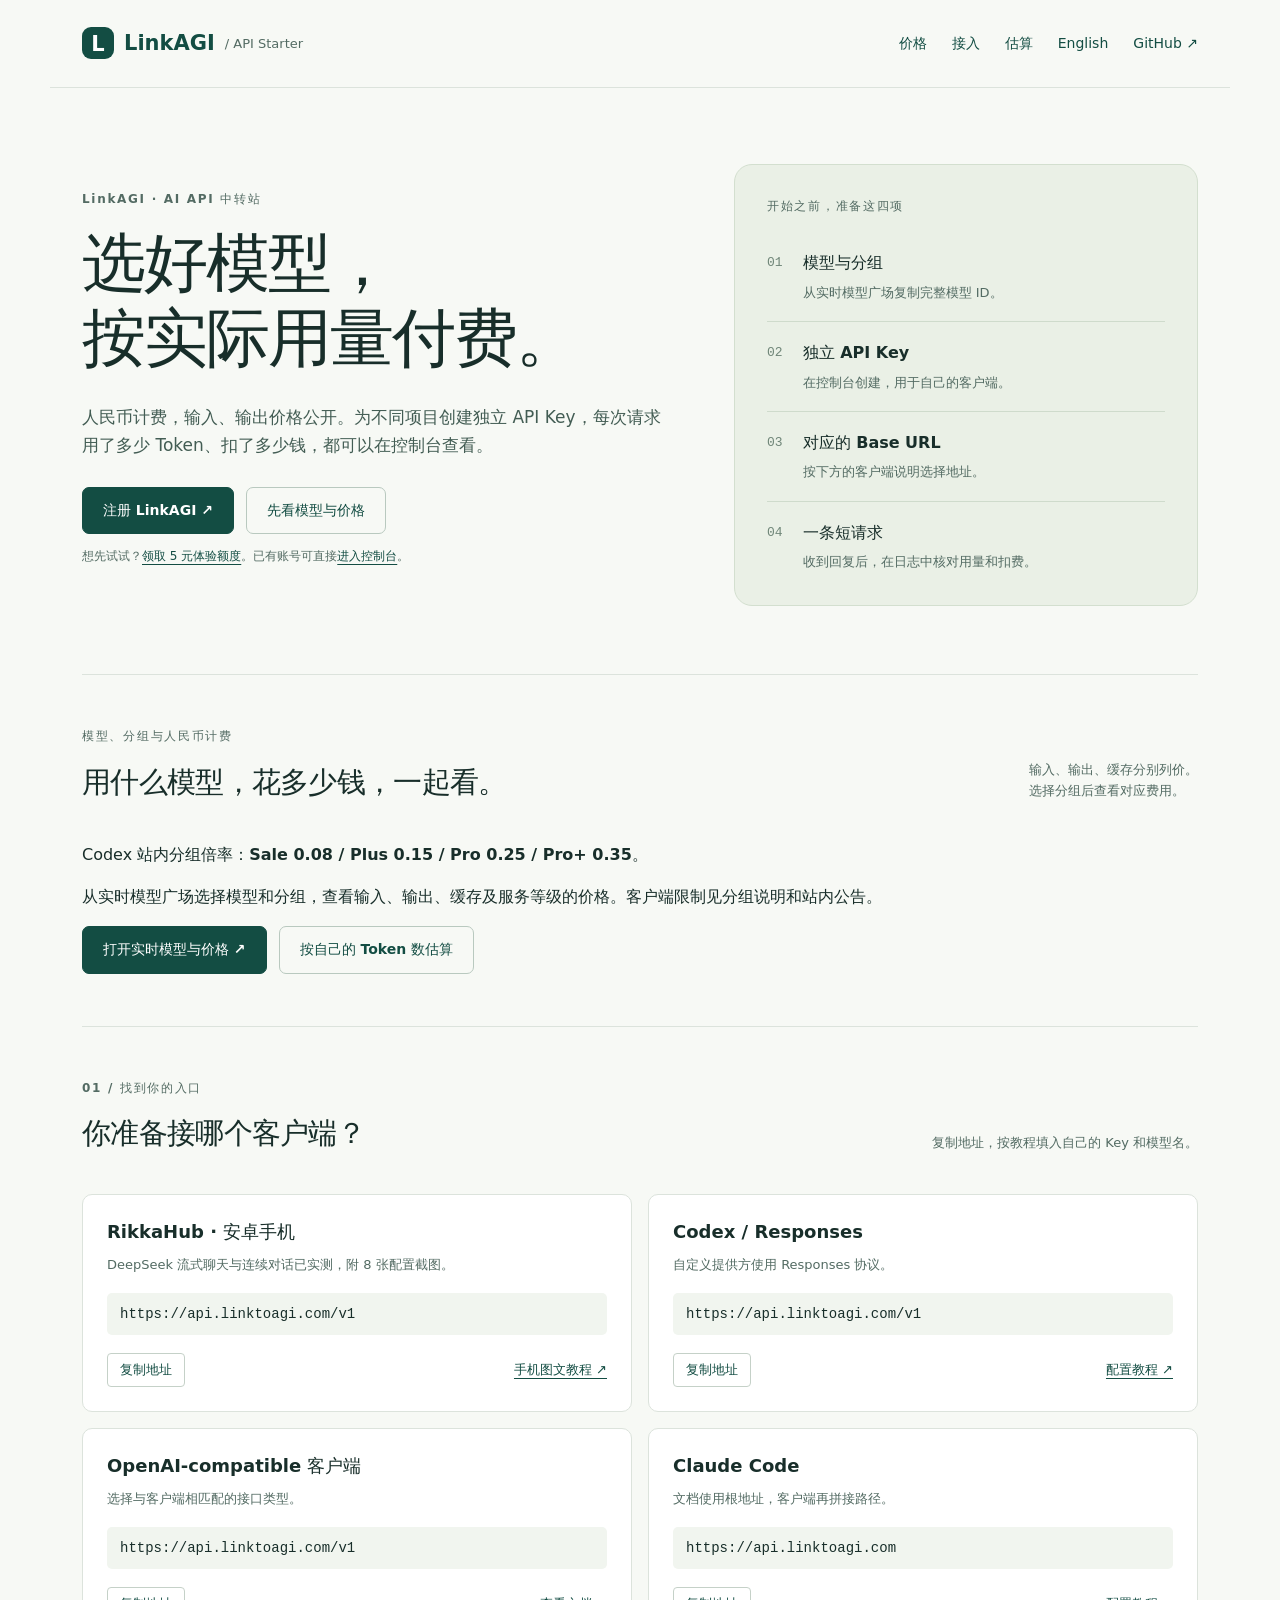
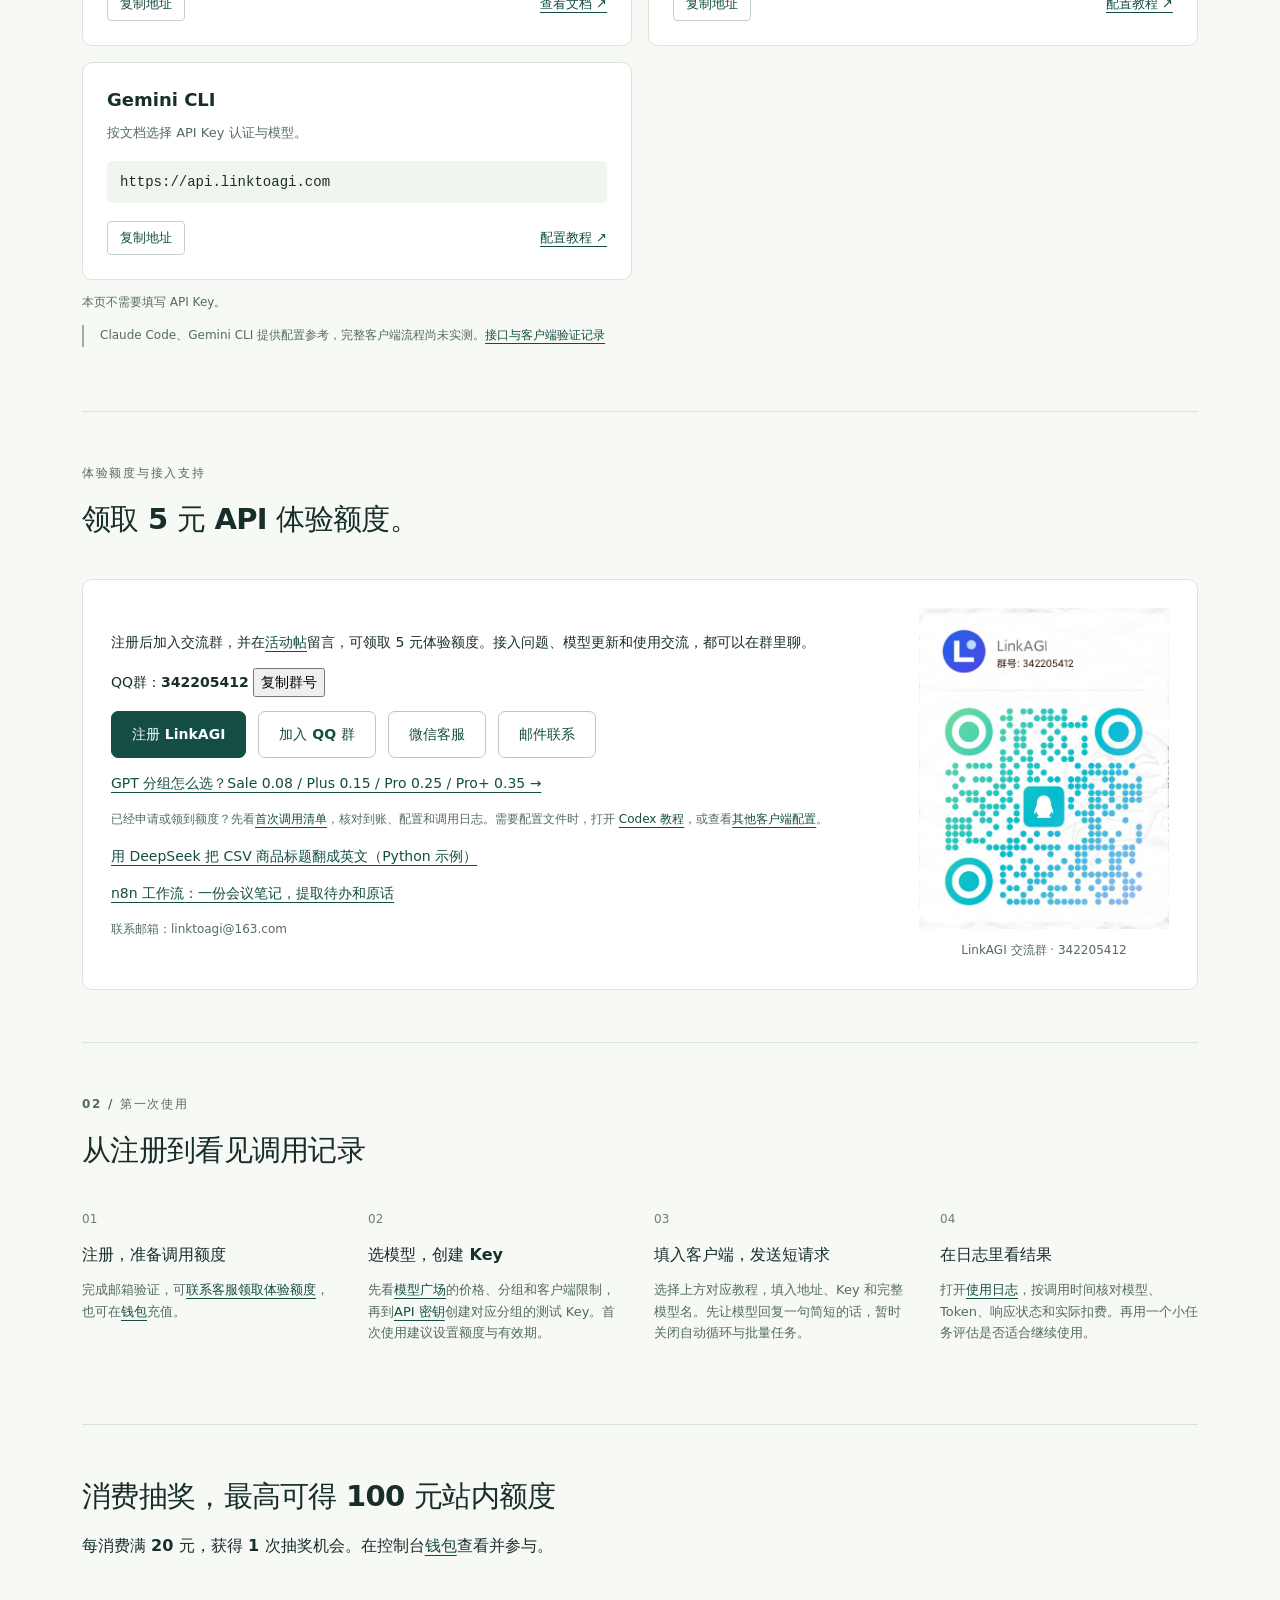
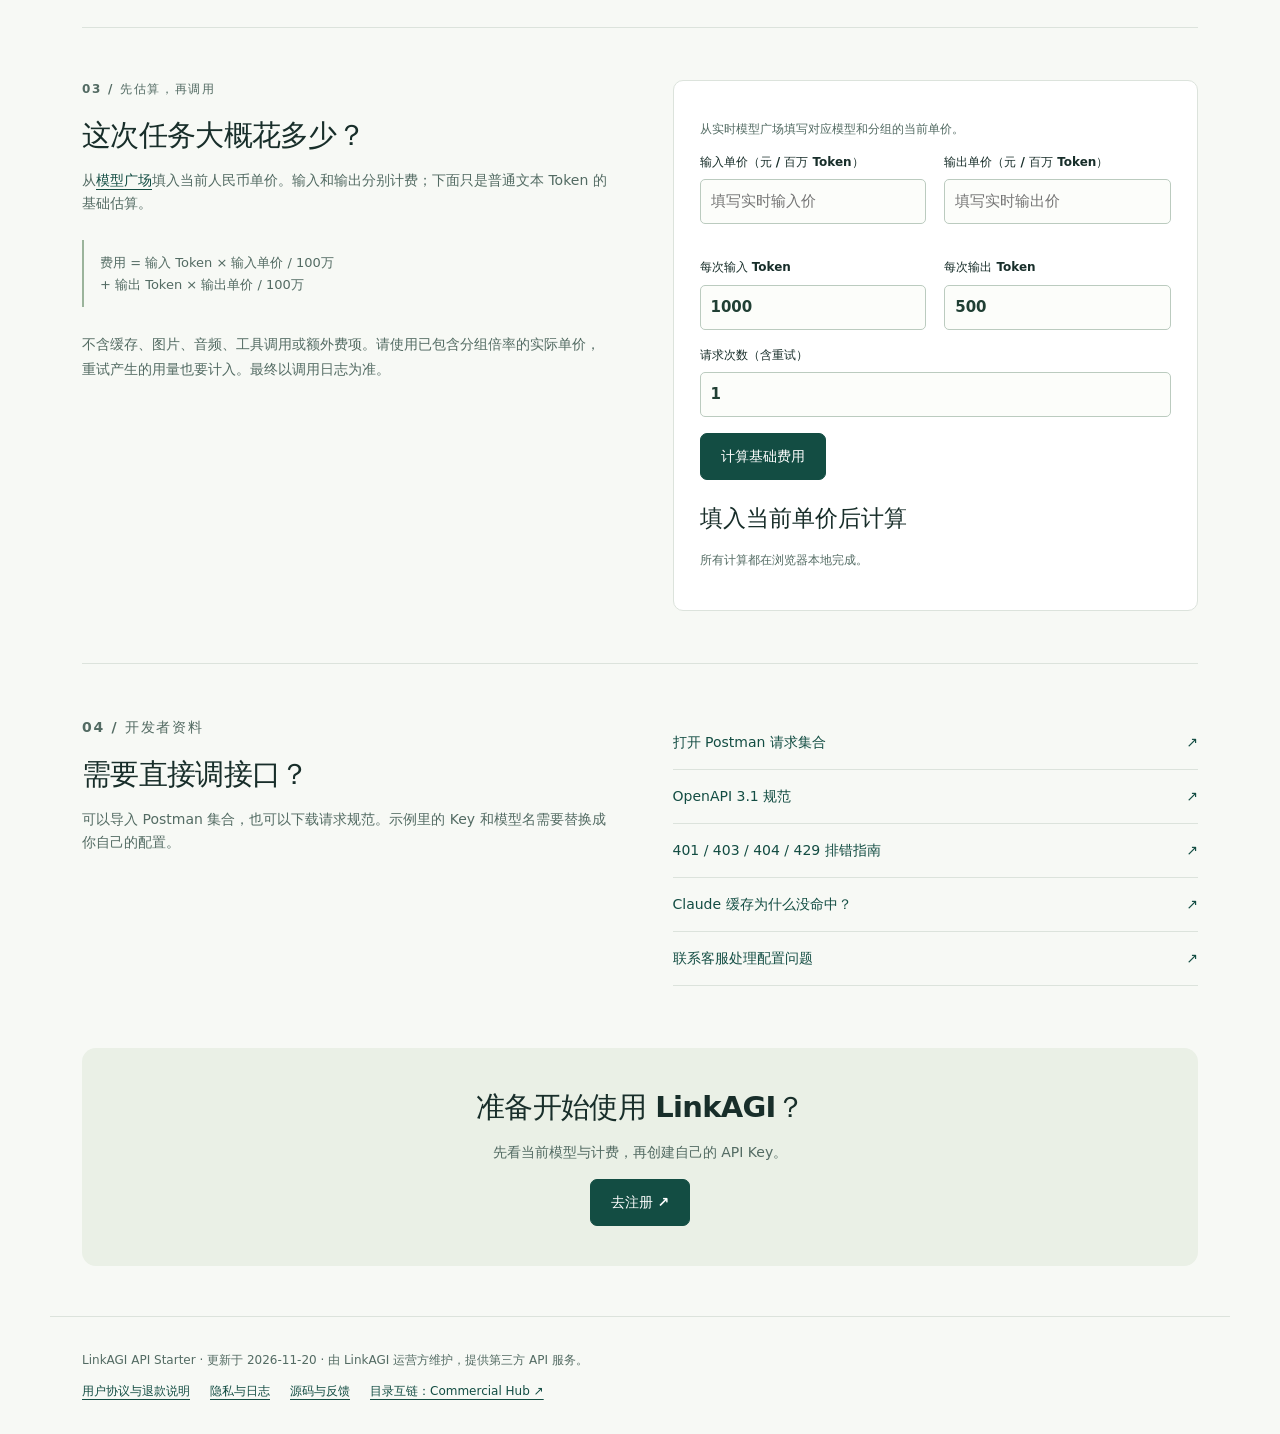
<file: docs/index.html>
<!doctype html>
<html lang="zh-CN">
<head>
  <meta charset="utf-8">
  <meta name="viewport" content="width=device-width, initial-scale=1">
  <title>LinkAGI AI API 中转站｜实时价格与客户端接入</title>
  <meta name="description" content="LinkAGI AI API 中转站：查看当前 Codex 分组倍率与实时模型价格，估算 Token 费用，复制客户端接入地址；参与活动领取 5 元体验额度。">
  <link rel="canonical" href="https://16871233.github.io/linkagi-api-starter/">
  <link rel="alternate" hreflang="zh-CN" href="https://16871233.github.io/linkagi-api-starter/">
  <link rel="alternate" hreflang="en" href="https://16871233.github.io/linkagi-api-starter/en.html">
  <meta property="og:title" content="LinkAGI AI API 中转站｜客户端接入与实时价格">
  <meta property="og:description" content="查看 Codex、Claude Code、Gemini CLI 配置步骤，前往实时模型广场查价并估算 Token 费用。">
  <meta property="og:type" content="website">
  <meta property="og:url" content="https://16871233.github.io/linkagi-api-starter/">
  <meta name="theme-color" content="#134d43">
  <script type="application/ld+json">
  {
    "@context": "https://schema.org",
    "@type": "WebSite",
    "name": "LinkAGI API Starter",
    "url": "https://16871233.github.io/linkagi-api-starter/",
    "inLanguage": "zh-CN",
    "description": "LinkAGI 的公开 API 接入资料，包含当前模型与人民币计费、客户端配置说明和用量费用估算。"
  }
  </script>
  <link rel="stylesheet" href="site.css?v=20261009">
  <link rel="stylesheet" href="prices.css?v=20261009">
  <link rel="stylesheet" href="trial.css?v=20261016">
  <script src="site.js?v=20261103" defer></script>
</head>
<body>
  <a class="skip" href="#main">跳到正文</a>
  <header class="wrap header">
    <a class="brand" href="./"><span class="mark" aria-hidden="true">L</span> LinkAGI <span class="subbrand">/ API Starter</span></a>
    <nav aria-label="主导航"><a href="#prices">价格</a><a href="#connect">接入</a><a href="#cost">估算</a><a href="en.html" lang="en">English</a><a href="https://github.com/16871233/linkagi-api-starter">GitHub ↗</a></nav>
  </header>
  <main id="main" class="wrap">
    <section class="hero">
      <div>
        <p class="eyebrow">LinkAGI · AI API 中转站</p>
        <h1>选好模型，<br>按实际用量付费。</h1>
        <p class="lead">人民币计费，输入、输出价格公开。为不同项目创建独立 API Key，每次请求用了多少 Token、扣了多少钱，都可以在控制台查看。</p>
        <div class="actions"><a class="button primary" data-content="hero_signup" href="https://api.linktoagi.com/sign-up">注册 LinkAGI ↗</a><a class="button" href="https://api.linktoagi.com/pricing">先看模型与价格</a></div>
        <p class="quiet">想先试试？<a href="#trial">领取 5 元体验额度</a>。已有账号可直接<a href="https://api.linktoagi.com/dashboard/overview">进入控制台</a>。</p>
      </div>
      <aside class="intro-card" aria-label="接入顺序">
        <p class="eyebrow">开始之前，准备这四项</p>
        <ol><li><span>01</span><div><strong>模型与分组</strong><p>从实时模型广场复制完整模型 ID。</p></div></li><li><span>02</span><div><strong>独立 API Key</strong><p>在控制台创建，用于自己的客户端。</p></div></li><li><span>03</span><div><strong>对应的 Base URL</strong><p>按下方的客户端说明选择地址。</p></div></li><li><span>04</span><div><strong>一条短请求</strong><p>收到回复后，在日志中核对用量和扣费。</p></div></li></ol>
      </aside>
    </section>

    <section id="prices" class="section">
      <div class="section-title"><div><p class="eyebrow">模型、分组与人民币计费</p><h2>用什么模型，花多少钱，一起看。</h2></div><p>输入、输出、缓存分别列价。<br>选择分组后查看对应费用。</p></div>
      <p>Codex 站内分组倍率：<strong>Sale 0.08 / Plus 0.15 / Pro 0.25 / Pro+ 0.35</strong>。</p>
      <p>从实时模型广场选择模型和分组，查看输入、输出、缓存及服务等级的价格。客户端限制见分组说明和站内公告。</p>
      <div class="actions"><a class="button primary" href="https://api.linktoagi.com/pricing">打开实时模型与价格 ↗</a><a class="button" href="#cost">按自己的 Token 数估算</a></div>
    </section>

    <section id="connect" class="section">
      <div class="section-title"><div><p class="eyebrow">01 / 找到你的入口</p><h2>你准备接哪个客户端？</h2></div><p>复制地址，按教程填入自己的 Key 和模型名。</p></div>
      <div class="client-grid">
        <article class="client-card"><h3>RikkaHub · 安卓手机</h3><p>DeepSeek 流式聊天与连续对话已实测，附 8 张配置截图。</p><code>https://api.linktoagi.com/v1</code><div class="card-actions"><button type="button" data-copy="https://api.linktoagi.com/v1" aria-label="复制 RikkaHub 地址">复制地址</button><a href="https://docs.linktoagi.com/#mobile">手机图文教程 ↗</a></div></article>
        <article class="client-card"><h3>Codex / Responses</h3><p>自定义提供方使用 Responses 协议。</p><code>https://api.linktoagi.com/v1</code><div class="card-actions"><button type="button" data-copy="https://api.linktoagi.com/v1" aria-label="复制 Codex 地址">复制地址</button><a href="https://docs.linktoagi.com/codex-api.html">配置教程 ↗</a></div></article>
        <article class="client-card"><h3>OpenAI-compatible 客户端</h3><p>选择与客户端相匹配的接口类型。</p><code>https://api.linktoagi.com/v1</code><div class="card-actions"><button type="button" data-copy="https://api.linktoagi.com/v1" aria-label="复制 OpenAI-compatible 地址">复制地址</button><a href="https://docs.linktoagi.com/">查看文档 ↗</a></div></article>
        <article class="client-card"><h3>Claude Code</h3><p>文档使用根地址，客户端再拼接路径。</p><code>https://api.linktoagi.com</code><div class="card-actions"><button type="button" data-copy="https://api.linktoagi.com" aria-label="复制 Claude Code 地址">复制地址</button><a href="https://docs.linktoagi.com/claude-code-api.html">配置教程 ↗</a></div></article>
        <article class="client-card"><h3>Gemini CLI</h3><p>按文档选择 API Key 认证与模型。</p><code>https://api.linktoagi.com</code><div class="card-actions"><button type="button" data-copy="https://api.linktoagi.com" aria-label="复制 Gemini CLI 地址">复制地址</button><a href="https://docs.linktoagi.com/gemini-cli-api.html">配置教程 ↗</a></div></article>
      </div>
      <p id="copy-status" class="quiet" role="status" aria-live="polite">本页不需要填写 API Key。</p>
      <p class="note">Claude Code、Gemini CLI 提供配置参考，完整客户端流程尚未实测。<a href="https://github.com/16871233/linkagi-api-starter/blob/main/INTEGRATION_STATUS.md">接口与客户端验证记录</a></p>
    </section>

    <section id="trial" class="section">
      <div class="section-title"><div><p class="eyebrow">体验额度与接入支持</p><h2>领取 5 元 API 体验额度。</h2></div></div>
      <div class="trial-panel">
        <div>
          <p>注册后加入交流群，并在<a href="https://www.v2ex.com/t/1259895">活动帖</a>留言，可领取 5 元体验额度。接入问题、模型更新和使用交流，都可以在群里聊。</p>
          <p class="group-number">QQ群：<strong>342205412</strong> <button type="button" data-copy="342205412" aria-label="复制 QQ 群号">复制群号</button></p>
          <div class="actions"><a class="button primary" href="https://api.linktoagi.com/sign-up">注册 LinkAGI</a><a class="button" href="https://qm.qq.com/q/E968hOM5Ka" target="_blank" rel="noopener noreferrer">加入 QQ 群</a><a class="button" href="assets/customer-service-wechat.png" target="_blank" rel="noopener">微信客服</a><a class="button" href="mailto:linktoagi@163.com">邮件联系</a></div>
          <p><a href="gpt-groups.html">GPT 分组怎么选？Sale 0.08 / Plus 0.15 / Pro 0.25 / Pro+ 0.35 →</a></p>
          <p class="quiet">已经申请或领到额度？先看<a href="first-call.html">首次调用清单</a>，核对到账、配置和调用日志。需要配置文件时，打开 <a href="https://docs.linktoagi.com/codex-api.html">Codex 教程</a>，或查看<a href="#connect">其他客户端配置</a>。</p>
          <p><a href="catalog-titles.html">用 DeepSeek 把 CSV 商品标题翻成英文（Python 示例）</a></p>
          <p><a href="n8n-meeting-notes.html">n8n 工作流：一份会议笔记，提取待办和原话</a></p>
          <p id="support-copy-status" class="quiet" role="status" aria-live="polite">联系邮箱：linktoagi@163.com</p>
        </div>
        <figure><a href="https://qm.qq.com/q/E968hOM5Ka" target="_blank" rel="noopener"><img src="assets/qq-group.jpg" width="1050" height="1350" alt="LinkAGI QQ 群二维码，群号 342205412" loading="lazy"></a><figcaption>LinkAGI 交流群 · 342205412</figcaption></figure>
      </div>
    </section>

    <section id="first-request" class="section">
      <div class="section-title"><div><p class="eyebrow">02 / 第一次使用</p><h2>从注册到看见调用记录</h2></div></div>
      <ol class="steps">
        <li><h3>注册，准备调用额度</h3><p>完成邮箱验证，可<a href="#trial">联系客服领取体验额度</a>，也可在<a href="https://api.linktoagi.com/wallet">钱包</a>充值。</p></li>
        <li><h3>选模型，创建 Key</h3><p>先看<a href="https://api.linktoagi.com/pricing">模型广场</a>的价格、分组和客户端限制，再到<a href="https://api.linktoagi.com/keys">API 密钥</a>创建对应分组的测试 Key。首次使用建议设置额度与有效期。</p></li>
        <li><h3>填入客户端，发送短请求</h3><p>选择上方对应教程，填入地址、Key 和完整模型名。先让模型回复一句简短的话，暂时关闭自动循环与批量任务。</p></li>
        <li><h3>在日志里看结果</h3><p>打开<a href="https://api.linktoagi.com/usage-logs/common">使用日志</a>，按调用时间核对模型、Token、响应状态和实际扣费。再用一个小任务评估是否适合继续使用。</p></li>
      </ol>
    </section>

    <section id="benefits" class="section"><h2>消费抽奖，最高可得 100 元站内额度</h2><p>每消费满 <strong>20 元</strong>，获得 <strong>1 次抽奖机会</strong>。在控制台<a href="https://api.linktoagi.com/wallet">钱包</a>查看并参与。</p></section>

    <section id="cost" class="section calculator">
      <div><p class="eyebrow">03 / 先估算，再调用</p><h2>这次任务大概花多少？</h2><p>从<a href="https://api.linktoagi.com/pricing">模型广场</a>填入当前人民币单价。输入和输出分别计费；下面只是普通文本 Token 的基础估算。</p><p class="formula">费用 = 输入 Token × 输入单价 / 100万<br>+ 输出 Token × 输出单价 / 100万</p><p class="quiet">不含缓存、图片、音频、工具调用或额外费项。请使用已包含分组倍率的实际单价，重试产生的用量也要计入。最终以调用日志为准。</p></div>
      <form id="cost-form" class="calc-card">
        <p id="selected-preset" class="quiet" role="status" aria-live="polite">从实时模型广场填写对应模型和分组的当前单价。</p>
        <div class="fields"><label>输入单价（元 / 百万 Token）<input id="input-price" name="input-price" type="number" min="0" step="any" placeholder="填写实时输入价" required></label><label>输出单价（元 / 百万 Token）<input id="output-price" name="output-price" type="number" min="0" step="any" placeholder="填写实时输出价" required></label><label>每次输入 Token<input id="input-tokens" name="input-tokens" type="number" min="0" step="1" value="1000" required></label><label>每次输出 Token<input id="output-tokens" name="output-tokens" type="number" min="0" step="1" value="500" required></label></div>
        <label>请求次数（含重试）<input id="request-count" name="request-count" type="number" min="1" step="1" value="1" required></label>
        <button class="button primary" type="submit">计算基础费用</button>
        <output id="cost-result" for="input-price output-price input-tokens output-tokens request-count" aria-live="polite">填入当前单价后计算</output>
        <p class="quiet">所有计算都在浏览器本地完成。</p>
      </form>
    </section>

    <section class="section resources"><div><p class="eyebrow">04 / 开发者资料</p><h2>需要直接调接口？</h2><p>可以导入 Postman 集合，也可以下载请求规范。示例里的 Key 和模型名需要替换成你自己的配置。</p></div><div class="resource-links"><a href="https://www.postman.com/lhs-1-s-team/linkagi-api/collection/8nl8r40/linkagi-api">打开 Postman 请求集合 <span>↗</span></a><a href="https://github.com/16871233/linkagi-api-starter/blob/main/openapi/linkagi.openapi.json">OpenAPI 3.1 规范 <span>↗</span></a><a href="api-errors.html">401 / 403 / 404 / 429 排错指南 <span>↗</span></a><a href="claude-cache.html">Claude 缓存为什么没命中？<span>↗</span></a><a href="https://docs.linktoagi.com/about.html#support">联系客服处理配置问题 <span>↗</span></a></div></section>
    <section class="footer-cta"><h2>准备开始使用 LinkAGI？</h2><p>先看当前模型与计费，再创建自己的 API Key。</p><a class="button primary" href="https://api.linktoagi.com/sign-up">去注册 ↗</a></section>
  </main>
  <footer class="wrap footer"><p>LinkAGI API Starter · 更新于 2026-11-20 · 由 LinkAGI 运营方维护，提供第三方 API 服务。</p><nav aria-label="页脚"><a href="https://api.linktoagi.com/user-agreement">用户协议与退款说明</a><a href="https://api.linktoagi.com/privacy-policy">隐私与日志</a><a href="https://github.com/16871233/linkagi-api-starter">源码与反馈</a><a href="https://hub.apiops.cloud/" target="_blank" rel="nofollow noopener noreferrer">目录互链：Commercial Hub ↗</a></nav></footer>
</body>
</html>
</file>
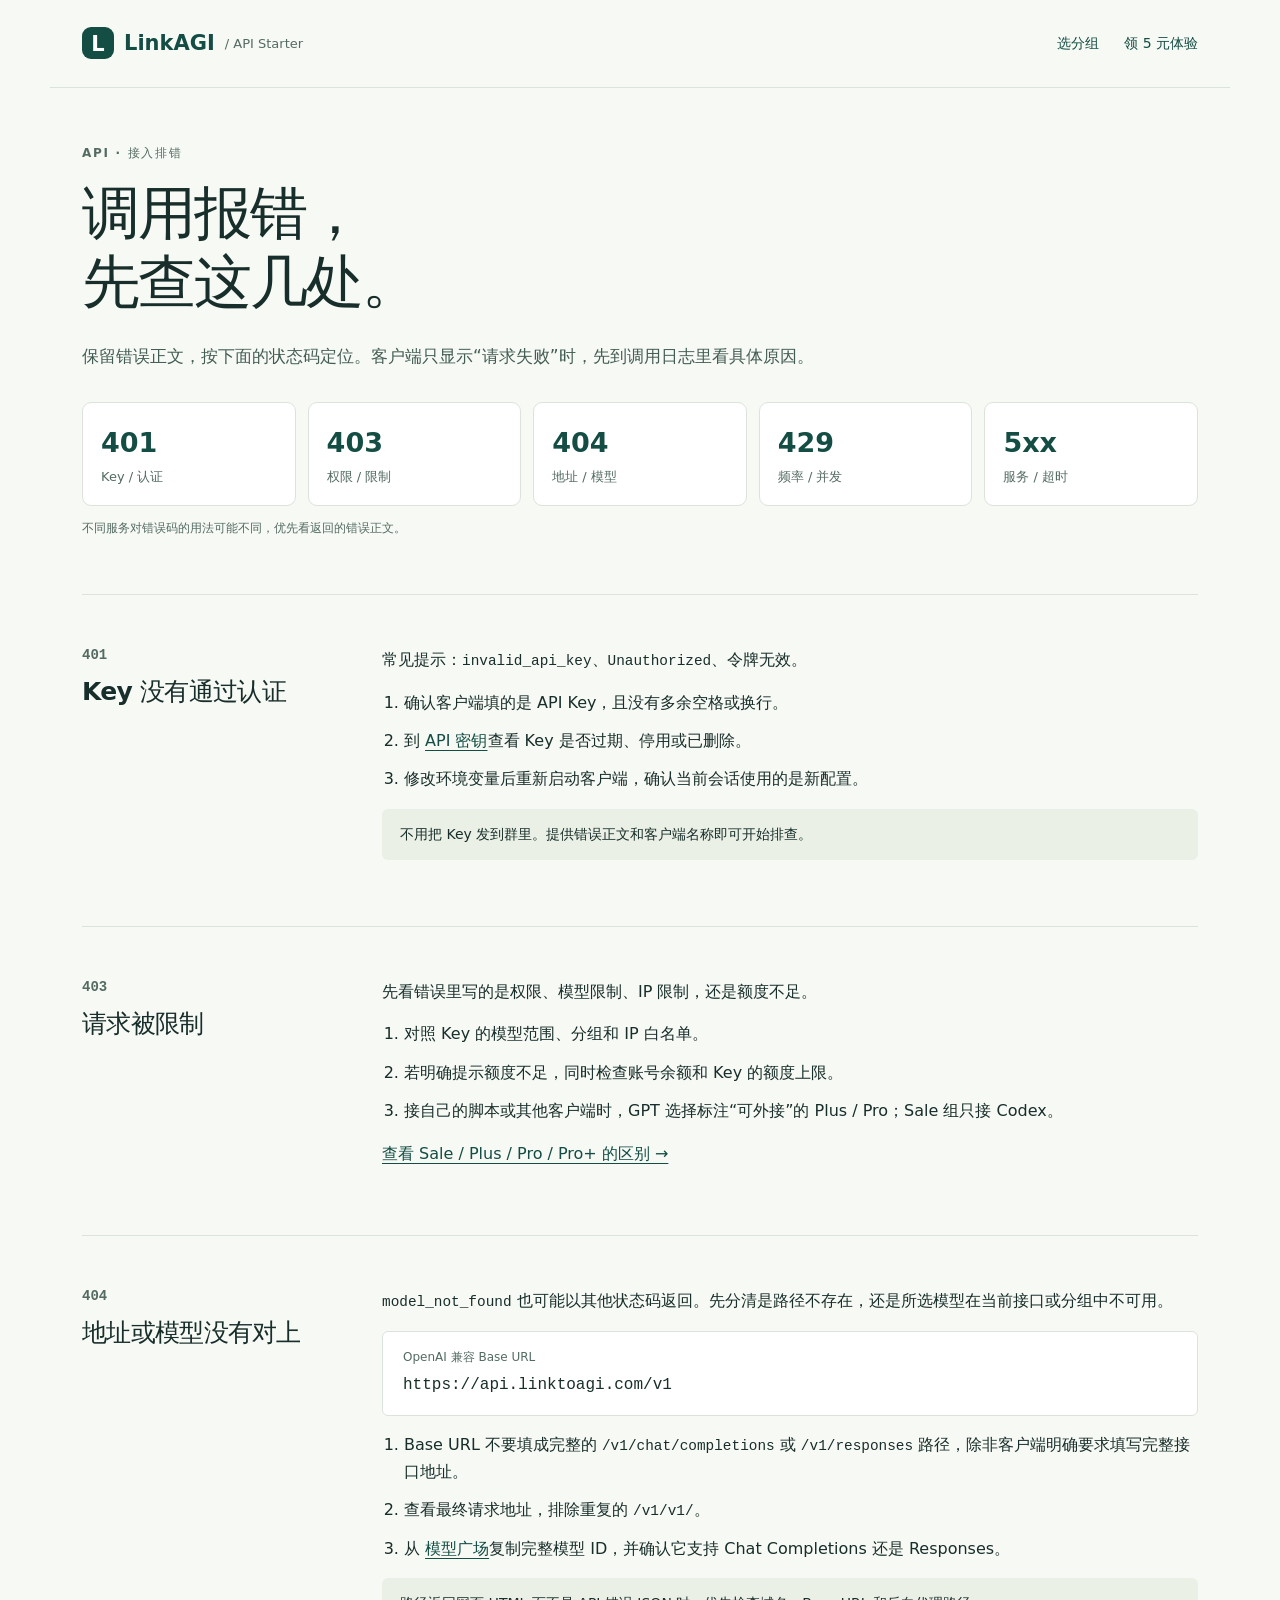
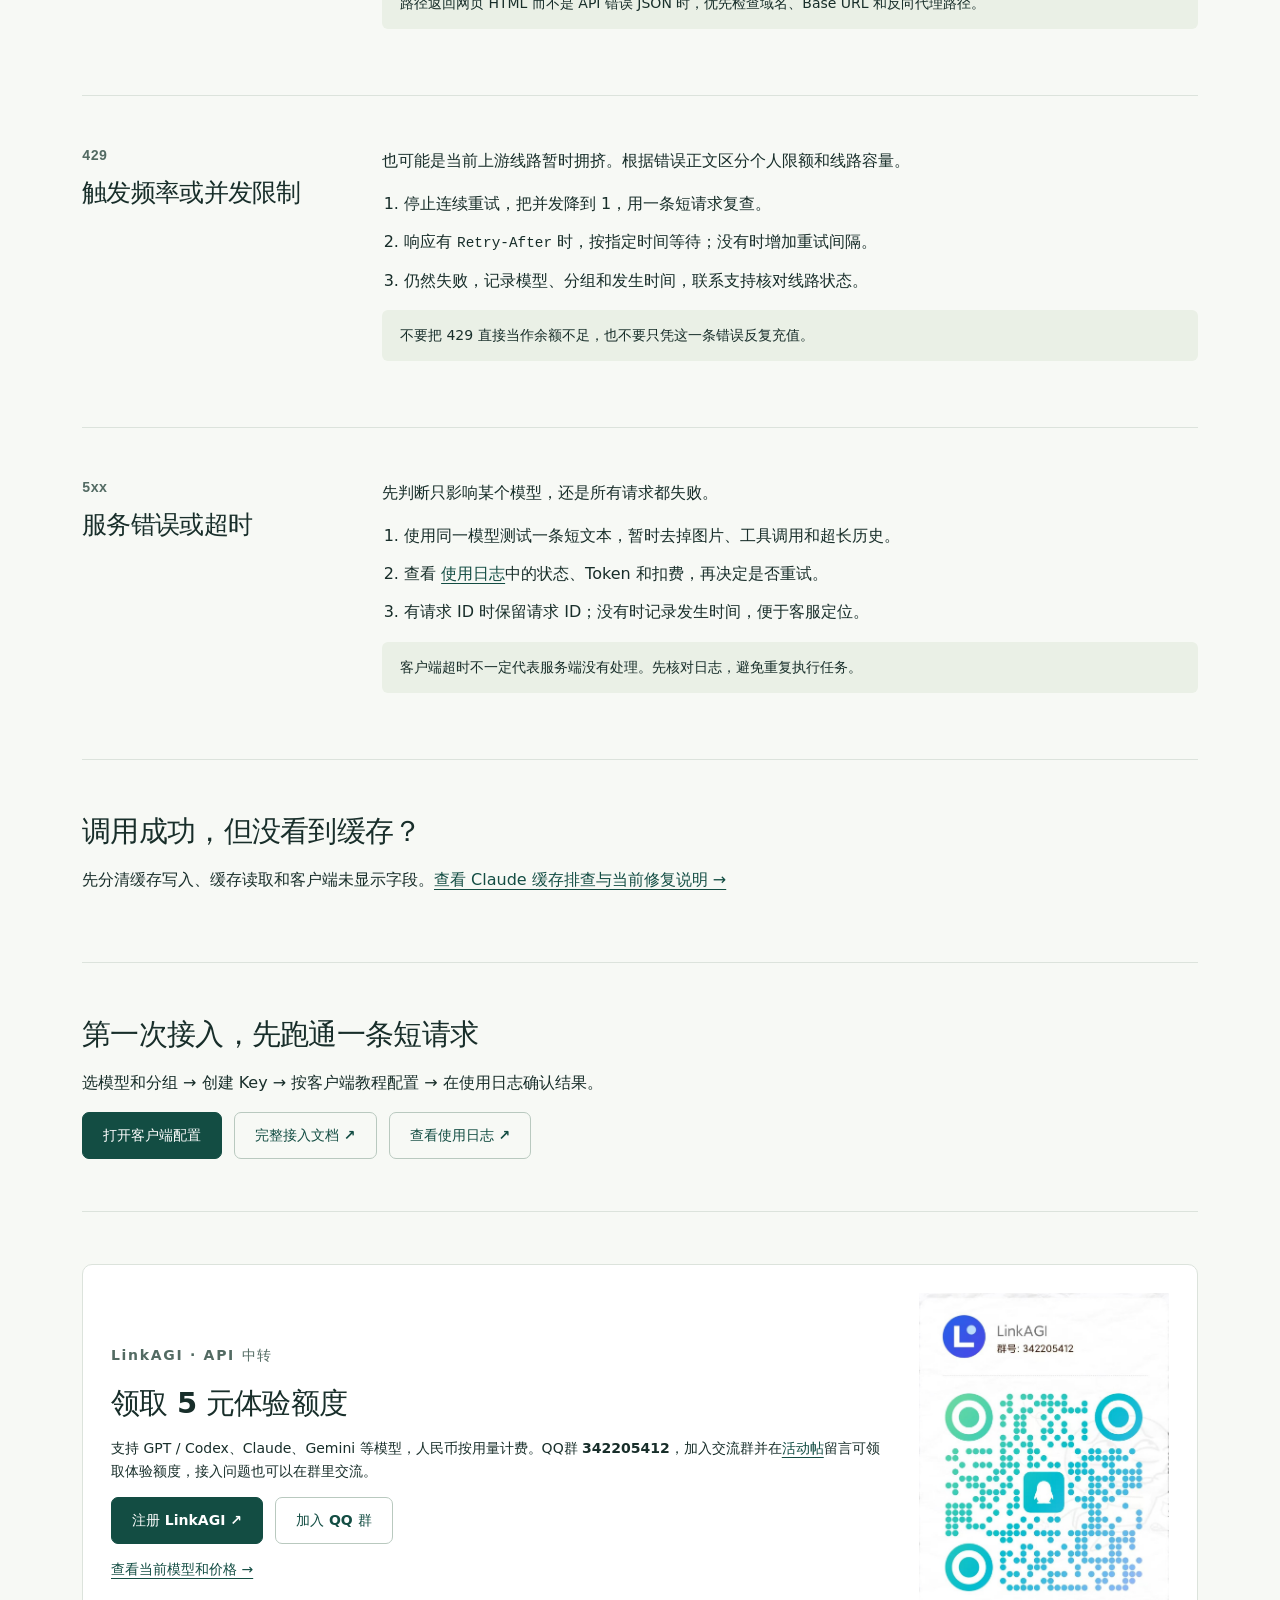
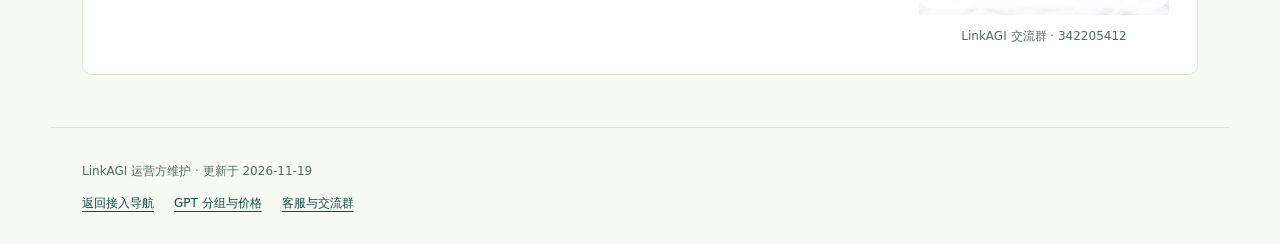
<file: docs/api-errors.html>
<!doctype html>
<html lang="zh-CN">
<head>
  <meta charset="utf-8">
  <meta name="viewport" content="width=device-width, initial-scale=1">
  <title>API 返回 401、403、404、429 怎么解决？｜LinkAGI 接入排错</title>
  <meta name="description" content="API Key 无效、模型不存在、限流和超时怎么查？按错误码检查地址、模型接口、分组与调用日志。附 LinkAGI 配置入口和 5 元体验额度。">
  <link rel="canonical" href="https://16871233.github.io/linkagi-api-starter/api-errors.html">
  <meta property="og:title" content="API 调用报错？按错误码找到下一步">
  <meta property="og:description" content="401 查 Key，404 查地址与模型，429 查限流。LinkAGI 接入排错与试用入口。">
  <meta property="og:type" content="article">
  <meta property="og:url" content="https://16871233.github.io/linkagi-api-starter/api-errors.html">
  <meta name="theme-color" content="#134d43">
  <link rel="stylesheet" href="site.css?v=20261009">
  <link rel="stylesheet" href="trial.css?v=20261016">
  <link rel="stylesheet" href="api-errors.css?v=20261020">
</head>
<body>
  <a class="skip" href="#main">跳到正文</a>
  <header class="wrap header">
    <a class="brand" href="./"><span class="mark" aria-hidden="true">L</span> LinkAGI <span class="subbrand">/ API Starter</span></a>
    <nav aria-label="主导航"><a href="gpt-groups.html">选分组</a><a href="#trial">领 5 元体验</a></nav>
  </header>
  <main id="main" class="wrap">
    <section class="error-intro">
      <p class="eyebrow">API · 接入排错</p>
      <h1>调用报错，<br>先查这几处。</h1>
      <p class="lead">保留错误正文，按下面的状态码定位。客户端只显示“请求失败”时，先到调用日志里看具体原因。</p>
      <nav class="error-nav" aria-label="按错误码定位">
        <a href="#error-401"><strong>401</strong><span>Key / 认证</span></a>
        <a href="#error-403"><strong>403</strong><span>权限 / 限制</span></a>
        <a href="#error-404"><strong>404</strong><span>地址 / 模型</span></a>
        <a href="#error-429"><strong>429</strong><span>频率 / 并发</span></a>
        <a href="#error-5xx"><strong>5xx</strong><span>服务 / 超时</span></a>
      </nav>
      <p class="quiet">不同服务对错误码的用法可能不同，优先看返回的错误正文。</p>
    </section>
    <section class="section error-section" id="error-401">
      <div class="error-label"><span>401</span><h2>Key 没有通过认证</h2></div>
      <div><p>常见提示：<code>invalid_api_key</code>、<code>Unauthorized</code>、令牌无效。</p>
      <ol><li>确认客户端填的是 API Key，且没有多余空格或换行。</li><li>到 <a href="https://api.linktoagi.com/keys">API 密钥</a>查看 Key 是否过期、停用或已删除。</li><li>修改环境变量后重新启动客户端，确认当前会话使用的是新配置。</li></ol>
      <p class="fix">不用把 Key 发到群里。提供错误正文和客户端名称即可开始排查。</p></div>
    </section>
    <section class="section error-section" id="error-403">
      <div class="error-label"><span>403</span><h2>请求被限制</h2></div>
      <div><p>先看错误里写的是权限、模型限制、IP 限制，还是额度不足。</p>
      <ol><li>对照 Key 的模型范围、分组和 IP 白名单。</li><li>若明确提示额度不足，同时检查账号余额和 Key 的额度上限。</li><li>接自己的脚本或其他客户端时，GPT 选择标注“可外接”的 Plus / Pro；Sale 组只接 Codex。</li></ol>
      <p><a href="gpt-groups.html">查看 Sale / Plus / Pro / Pro+ 的区别 →</a></p></div>
    </section>
    <section class="section error-section" id="error-404">
      <div class="error-label"><span>404</span><h2>地址或模型没有对上</h2></div>
      <div><p><code>model_not_found</code> 也可能以其他状态码返回。先分清是路径不存在，还是所选模型在当前接口或分组中不可用。</p>
      <div class="route-example"><span>OpenAI 兼容 Base URL</span><code>https://api.linktoagi.com/v1</code></div>
      <ol><li>Base URL 不要填成完整的 <code>/v1/chat/completions</code> 或 <code>/v1/responses</code> 路径，除非客户端明确要求填写完整接口地址。</li><li>查看最终请求地址，排除重复的 <code>/v1/v1/</code>。</li><li>从 <a href="https://api.linktoagi.com/pricing">模型广场</a>复制完整模型 ID，并确认它支持 Chat Completions 还是 Responses。</li></ol>
      <p class="fix">路径返回网页 HTML 而不是 API 错误 JSON 时，优先检查域名、Base URL 和反向代理路径。</p></div>
    </section>
    <section class="section error-section" id="error-429">
      <div class="error-label"><span>429</span><h2>触发频率或并发限制</h2></div>
      <div><p>也可能是当前上游线路暂时拥挤。根据错误正文区分个人限额和线路容量。</p>
      <ol><li>停止连续重试，把并发降到 1，用一条短请求复查。</li><li>响应有 <code>Retry-After</code> 时，按指定时间等待；没有时增加重试间隔。</li><li>仍然失败，记录模型、分组和发生时间，联系支持核对线路状态。</li></ol>
      <p class="fix">不要把 429 直接当作余额不足，也不要只凭这一条错误反复充值。</p></div>
    </section>
    <section class="section error-section" id="error-5xx">
      <div class="error-label"><span>5xx</span><h2>服务错误或超时</h2></div>
      <div><p>先判断只影响某个模型，还是所有请求都失败。</p>
      <ol><li>使用同一模型测试一条短文本，暂时去掉图片、工具调用和超长历史。</li><li>查看 <a href="https://api.linktoagi.com/usage-logs/common">使用日志</a>中的状态、Token 和扣费，再决定是否重试。</li><li>有请求 ID 时保留请求 ID；没有时记录发生时间，便于客服定位。</li></ol>
      <p class="fix">客户端超时不一定代表服务端没有处理。先核对日志，避免重复执行任务。</p></div>
    </section>
    <section class="section">
      <h2>调用成功，但没看到缓存？</h2>
      <p>先分清缓存写入、缓存读取和客户端未显示字段。<a href="claude-cache.html">查看 Claude 缓存排查与当前修复说明 →</a></p>
    </section>
    <section class="section">
      <h2>第一次接入，先跑通一条短请求</h2>
      <p>选模型和分组 → 创建 Key → 按客户端教程配置 → 在使用日志确认结果。</p>
      <div class="actions"><a class="button primary" href="./#connect">打开客户端配置</a><a class="button" href="https://docs.linktoagi.com/">完整接入文档 ↗</a><a class="button" href="https://api.linktoagi.com/usage-logs/common">查看使用日志 ↗</a></div>
    </section>
    <section id="trial" class="section">
      <div class="trial-panel"><div><p class="eyebrow">LinkAGI · API 中转</p><h2>领取 5 元体验额度</h2><p>支持 GPT / Codex、Claude、Gemini 等模型，人民币按用量计费。QQ群 <strong>342205412</strong>，加入交流群并在<a href="https://www.v2ex.com/t/1259895">活动帖</a>留言可领取体验额度，接入问题也可以在群里交流。</p><div class="actions"><a class="button primary" href="https://api.linktoagi.com/sign-up">注册 LinkAGI ↗</a><a class="button" href="https://qm.qq.com/q/E968hOM5Ka">加入 QQ 群</a></div><p><a href="https://api.linktoagi.com/pricing">查看当前模型和价格 →</a></p></div><figure><a href="https://qm.qq.com/q/E968hOM5Ka"><img src="assets/qq-group.jpg" width="1050" height="1350" alt="LinkAGI QQ 群二维码，群号 342205412" loading="lazy"></a><figcaption>LinkAGI 交流群 · 342205412</figcaption></figure></div>
    </section>
  </main>
  <footer class="wrap footer"><p>LinkAGI 运营方维护 · 更新于 2026-11-19</p><nav aria-label="页脚"><a href="./">返回接入导航</a><a href="gpt-groups.html">GPT 分组与价格</a><a href="https://docs.linktoagi.com/about.html#qq-community">客服与交流群</a></nav></footer>
</body>
</html>
</file>
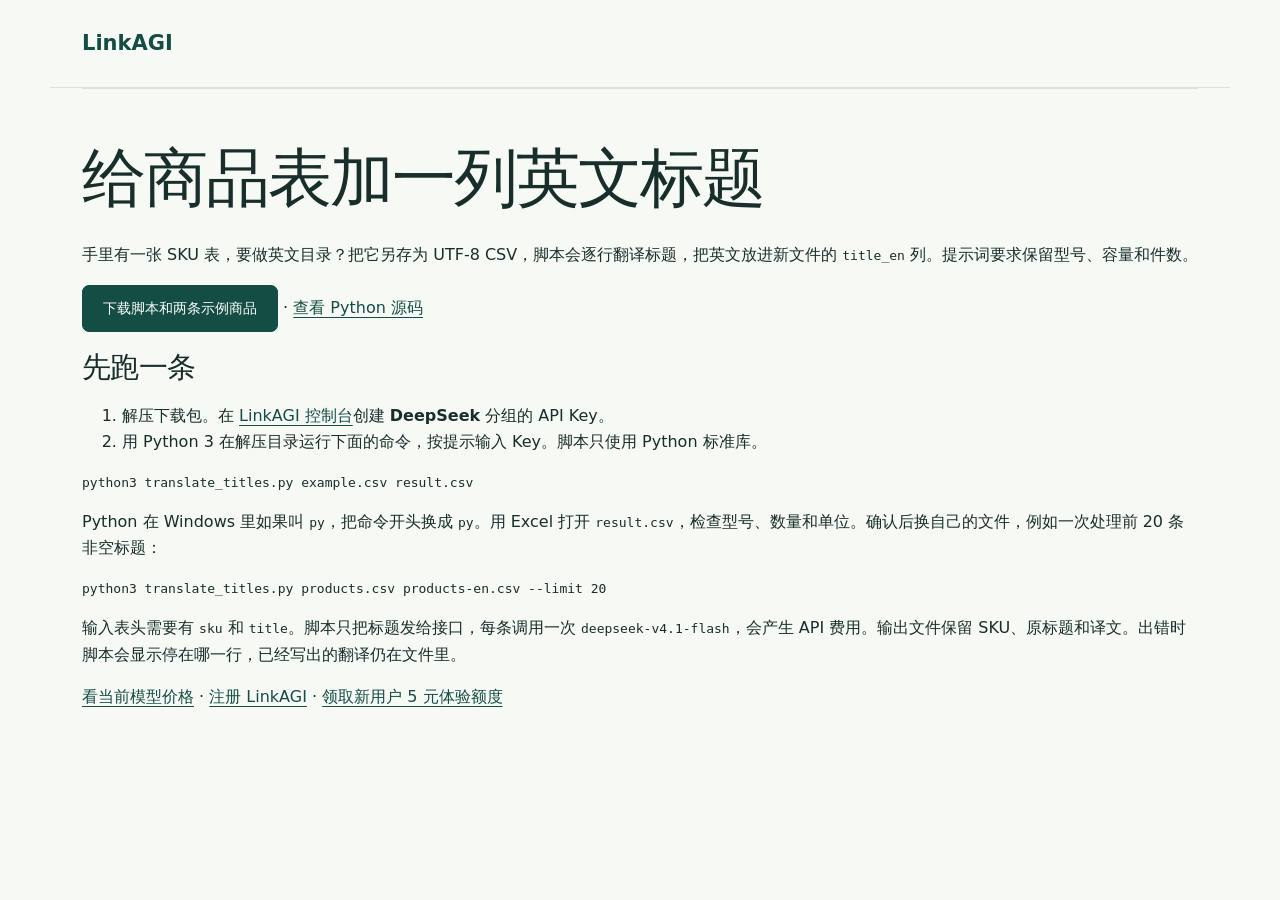
<file: docs/catalog-titles.html>
<!doctype html>
<html lang="zh-CN"><head><meta charset="utf-8"><meta name="viewport" content="width=device-width,initial-scale=1">
<title>用 DeepSeek API 把 CSV 商品标题翻成英文 | LinkAGI</title><meta name="description" content="下载可直接运行的 Python 示例，把商品表里的中文标题批量翻成英文。保留 SKU、型号和规格，默认只翻一条。"><link rel="canonical" href="https://16871233.github.io/linkagi-api-starter/catalog-titles.html"><link rel="stylesheet" href="site.css?v=20261009"></head>
<body><header class="wrap header"><a class="brand" href="./">LinkAGI</a></header><main class="wrap"><section class="section"><h1>给商品表加一列英文标题</h1>
<p>手里有一张 SKU 表，要做英文目录？把它另存为 UTF-8 CSV，脚本会逐行翻译标题，把英文放进新文件的 <code>title_en</code> 列。提示词要求保留型号、容量和件数。</p>
<p><a class="button primary" href="https://github.com/16871233/linkagi-api-starter/releases/download/catalog-titles-v1/catalog-titles.zip">下载脚本和两条示例商品</a> · <a href="https://github.com/16871233/linkagi-api-starter/blob/main/docs/downloads/catalog/translate_titles.py">查看 Python 源码</a></p>
<h2>先跑一条</h2><ol><li>解压下载包。在 <a href="https://api.linktoagi.com/keys">LinkAGI 控制台</a>创建 <strong>DeepSeek</strong> 分组的 API Key。</li><li>用 Python 3 在解压目录运行下面的命令，按提示输入 Key。脚本只使用 Python 标准库。</li></ol>
<pre><code>python3 translate_titles.py example.csv result.csv</code></pre>
<p>Python 在 Windows 里如果叫 <code>py</code>，把命令开头换成 <code>py</code>。用 Excel 打开 <code>result.csv</code>，检查型号、数量和单位。确认后换自己的文件，例如一次处理前 20 条非空标题：</p>
<pre><code>python3 translate_titles.py products.csv products-en.csv --limit 20</code></pre>
<p>输入表头需要有 <code>sku</code> 和 <code>title</code>。脚本只把标题发给接口，每条调用一次 <code>deepseek-v4.1-flash</code>，会产生 API 费用。输出文件保留 SKU、原标题和译文。出错时脚本会显示停在哪一行，已经写出的翻译仍在文件里。</p>
<p><a href="https://api.linktoagi.com/pricing">看当前模型价格</a> · <a href="https://api.linktoagi.com/sign-up">注册 LinkAGI</a> · <a href="./#trial">领取新用户 5 元体验额度</a></p></section></main></body></html>
</file>
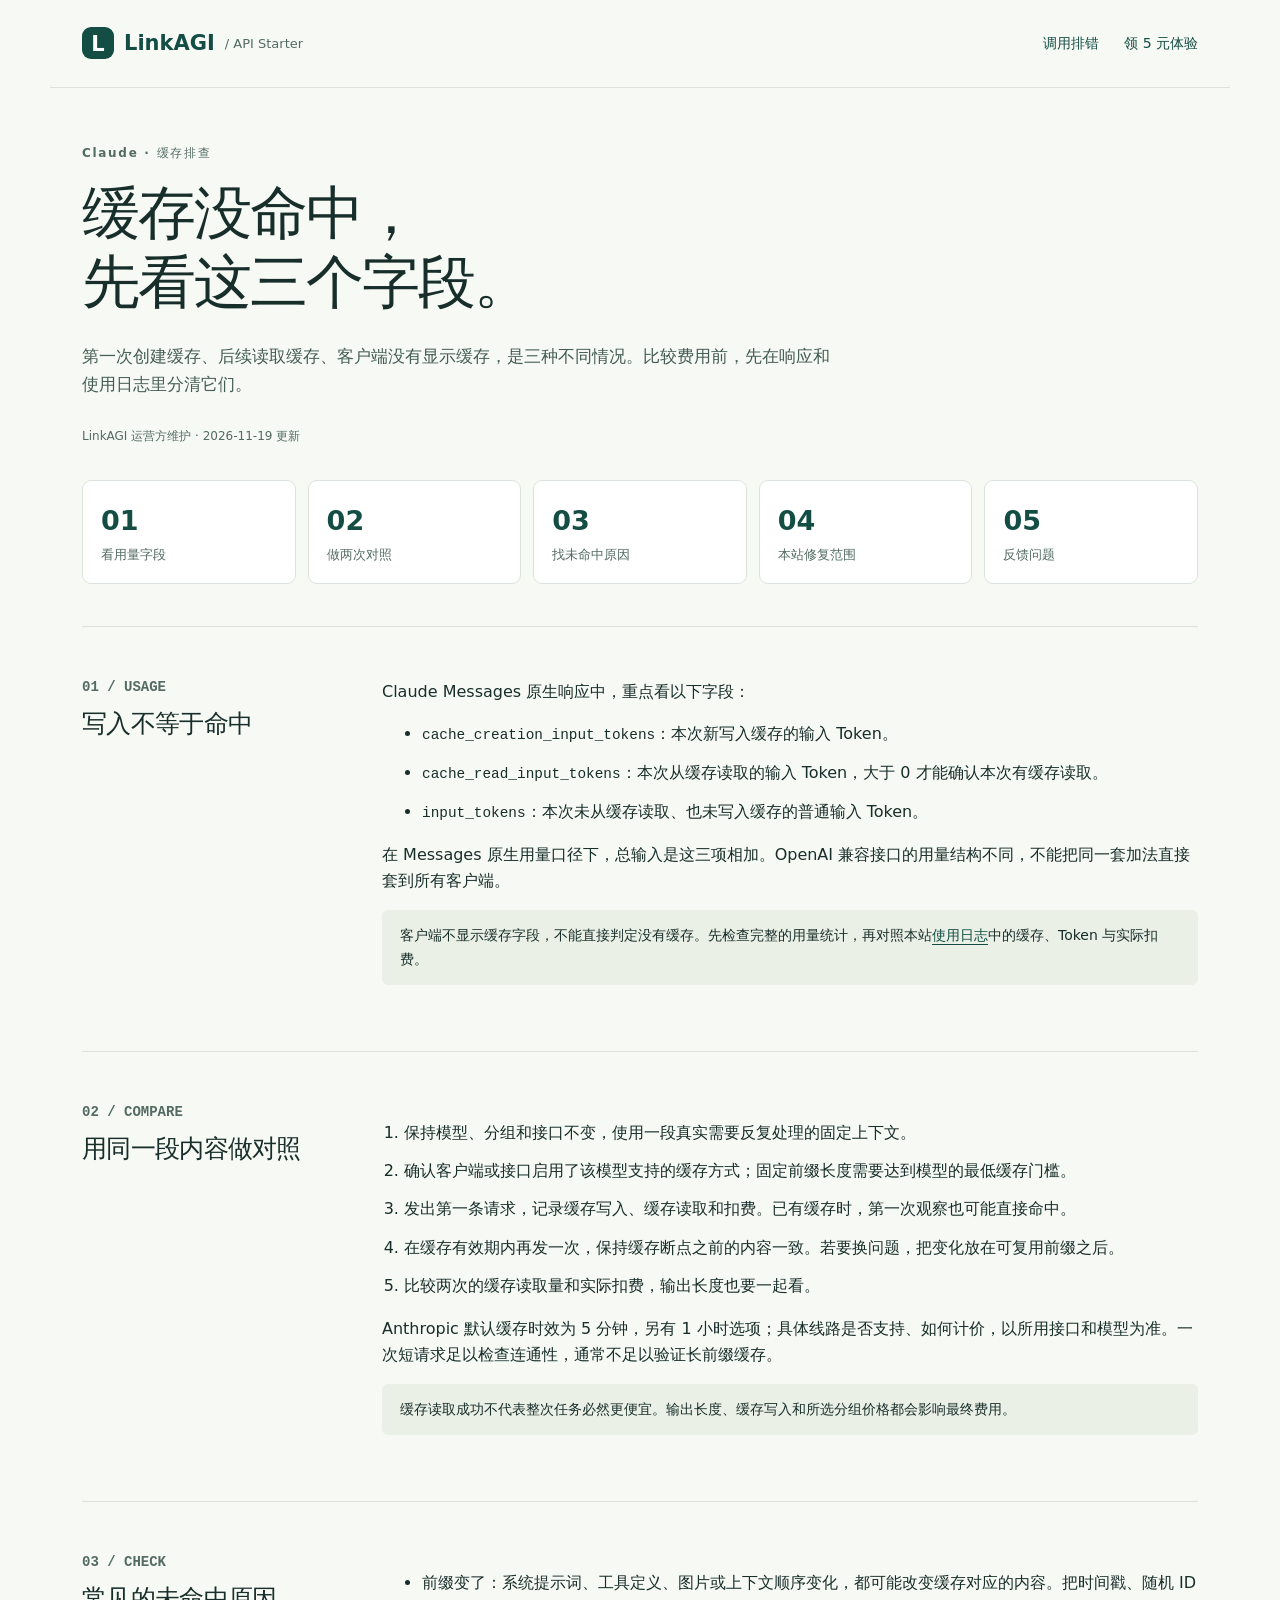
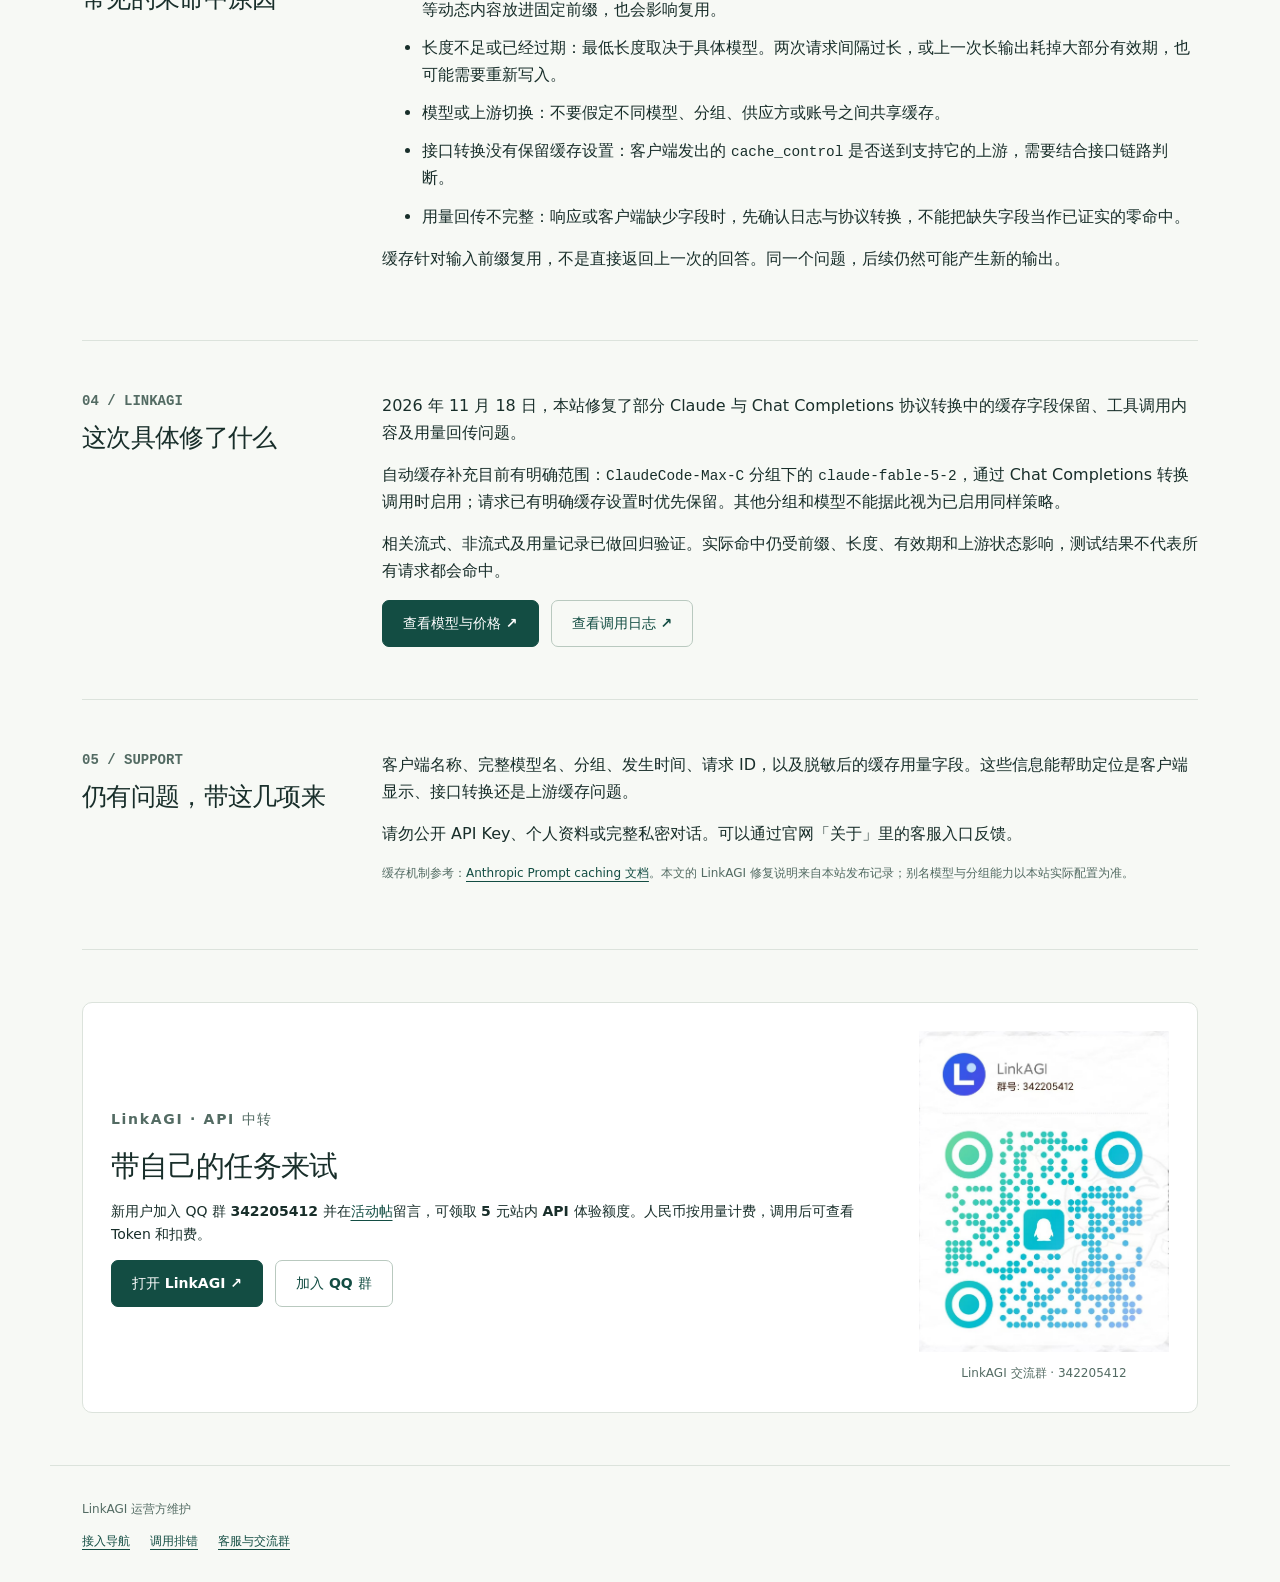
<file: docs/claude-cache.html>
<!doctype html>
<html lang="zh-CN">
<head>
  <meta charset="utf-8">
  <meta name="viewport" content="width=device-width, initial-scale=1">
  <title>Claude 缓存为什么没命中？如何查看缓存 Token｜LinkAGI</title>
  <meta name="description" content="区分 Claude 缓存写入、缓存读取和普通输入；检查固定前缀、缓存时效、模型门槛及接口转换。附 LinkAGI 当前修复范围与 5 元体验入口。">
  <link rel="canonical" href="https://16871233.github.io/linkagi-api-starter/claude-cache.html">
  <meta property="og:title" content="Claude 缓存为什么没命中？先看这三个字段">
  <meta property="og:description" content="把缓存写入、缓存命中和实际扣费分开看。适用于排查 Claude API 缓存问题。">
  <meta property="og:type" content="article">
  <meta property="og:url" content="https://16871233.github.io/linkagi-api-starter/claude-cache.html">
  <meta name="theme-color" content="#134d43">
  <link rel="stylesheet" href="site.css?v=20261009">
  <link rel="stylesheet" href="trial.css?v=20261016">
  <link rel="stylesheet" href="api-errors.css?v=20261020">
</head>
<body>
  <a class="skip" href="#main">跳到正文</a>
  <header class="wrap header">
    <a class="brand" href="./"><span class="mark" aria-hidden="true">L</span> LinkAGI <span class="subbrand">/ API Starter</span></a>
    <nav aria-label="主导航"><a href="api-errors.html">调用排错</a><a href="#trial">领 5 元体验</a></nav>
  </header>
  <main id="main" class="wrap">
    <section class="error-intro">
      <p class="eyebrow">Claude · 缓存排查</p>
      <h1>缓存没命中，<br>先看这三个字段。</h1>
      <p class="lead">第一次创建缓存、后续读取缓存、客户端没有显示缓存，是三种不同情况。比较费用前，先在响应和使用日志里分清它们。</p>
      <p class="quiet">LinkAGI 运营方维护 · 2026-11-19 更新</p>
      <nav class="error-nav" aria-label="缓存排查导航">
        <a href="#usage"><strong>01</strong><span>看用量字段</span></a>
        <a href="#compare"><strong>02</strong><span>做两次对照</span></a>
        <a href="#causes"><strong>03</strong><span>找未命中原因</span></a>
        <a href="#linkagi"><strong>04</strong><span>本站修复范围</span></a>
        <a href="#support"><strong>05</strong><span>反馈问题</span></a>
      </nav>
    </section>
    <section class="section error-section" id="usage">
      <div class="error-label"><span>01 / USAGE</span><h2>写入不等于命中</h2></div>
      <div>
        <p>Claude Messages 原生响应中，重点看以下字段：</p>
        <ul>
          <li><code>cache_creation_input_tokens</code>：本次新写入缓存的输入 Token。</li>
          <li><code>cache_read_input_tokens</code>：本次从缓存读取的输入 Token，大于 0 才能确认本次有缓存读取。</li>
          <li><code>input_tokens</code>：本次未从缓存读取、也未写入缓存的普通输入 Token。</li>
        </ul>
        <p>在 Messages 原生用量口径下，总输入是这三项相加。OpenAI 兼容接口的用量结构不同，不能把同一套加法直接套到所有客户端。</p>
        <p class="fix">客户端不显示缓存字段，不能直接判定没有缓存。先检查完整的用量统计，再对照本站<a href="https://api.linktoagi.com/usage-logs/common">使用日志</a>中的缓存、Token 与实际扣费。</p>
      </div>
    </section>
    <section class="section error-section" id="compare">
      <div class="error-label"><span>02 / COMPARE</span><h2>用同一段内容做对照</h2></div>
      <div>
        <ol>
          <li>保持模型、分组和接口不变，使用一段真实需要反复处理的固定上下文。</li>
          <li>确认客户端或接口启用了该模型支持的缓存方式；固定前缀长度需要达到模型的最低缓存门槛。</li>
          <li>发出第一条请求，记录缓存写入、缓存读取和扣费。已有缓存时，第一次观察也可能直接命中。</li>
          <li>在缓存有效期内再发一次，保持缓存断点之前的内容一致。若要换问题，把变化放在可复用前缀之后。</li>
          <li>比较两次的缓存读取量和实际扣费，输出长度也要一起看。</li>
        </ol>
        <p>Anthropic 默认缓存时效为 5 分钟，另有 1 小时选项；具体线路是否支持、如何计价，以所用接口和模型为准。一次短请求足以检查连通性，通常不足以验证长前缀缓存。</p>
        <p class="fix">缓存读取成功不代表整次任务必然更便宜。输出长度、缓存写入和所选分组价格都会影响最终费用。</p>
      </div>
    </section>
    <section class="section error-section" id="causes">
      <div class="error-label"><span>03 / CHECK</span><h2>常见的未命中原因</h2></div>
      <div>
        <ul>
          <li><strong>前缀变了：</strong>系统提示词、工具定义、图片或上下文顺序变化，都可能改变缓存对应的内容。把时间戳、随机 ID 等动态内容放进固定前缀，也会影响复用。</li>
          <li><strong>长度不足或已经过期：</strong>最低长度取决于具体模型。两次请求间隔过长，或上一次长输出耗掉大部分有效期，也可能需要重新写入。</li>
          <li><strong>模型或上游切换：</strong>不要假定不同模型、分组、供应方或账号之间共享缓存。</li>
          <li><strong>接口转换没有保留缓存设置：</strong>客户端发出的 <code>cache_control</code> 是否送到支持它的上游，需要结合接口链路判断。</li>
          <li><strong>用量回传不完整：</strong>响应或客户端缺少字段时，先确认日志与协议转换，不能把缺失字段当作已证实的零命中。</li>
        </ul>
        <p>缓存针对输入前缀复用，不是直接返回上一次的回答。同一个问题，后续仍然可能产生新的输出。</p>
      </div>
    </section>
    <section class="section error-section" id="linkagi">
      <div class="error-label"><span>04 / LINKAGI</span><h2>这次具体修了什么</h2></div>
      <div>
        <p>2026 年 11 月 18 日，本站修复了部分 Claude 与 Chat Completions 协议转换中的缓存字段保留、工具调用内容及用量回传问题。</p>
        <p><strong>自动缓存补充目前有明确范围：</strong><code>ClaudeCode-Max-C</code> 分组下的 <code>claude-fable-5-2</code>，通过 Chat Completions 转换调用时启用；请求已有明确缓存设置时优先保留。其他分组和模型不能据此视为已启用同样策略。</p>
        <p>相关流式、非流式及用量记录已做回归验证。实际命中仍受前缀、长度、有效期和上游状态影响，测试结果不代表所有请求都会命中。</p>
        <div class="actions"><a class="button primary" href="https://api.linktoagi.com/pricing">查看模型与价格 ↗</a><a class="button" href="https://api.linktoagi.com/usage-logs/common">查看调用日志 ↗</a></div>
      </div>
    </section>
    <section class="section error-section" id="support">
      <div class="error-label"><span>05 / SUPPORT</span><h2>仍有问题，带这几项来</h2></div>
      <div>
        <p>客户端名称、完整模型名、分组、发生时间、请求 ID，以及脱敏后的缓存用量字段。这些信息能帮助定位是客户端显示、接口转换还是上游缓存问题。</p>
        <p>请勿公开 API Key、个人资料或完整私密对话。可以通过官网「关于」里的客服入口反馈。</p>
        <p class="quiet">缓存机制参考：<a href="https://platform.claude.com/docs/en/build-with-claude/prompt-caching">Anthropic Prompt caching 文档</a>。本文的 LinkAGI 修复说明来自本站发布记录；别名模型与分组能力以本站实际配置为准。</p>
      </div>
    </section>
    <section id="trial" class="section">
      <div class="trial-panel"><div><p class="eyebrow">LinkAGI · API 中转</p><h2>带自己的任务来试</h2><p>新用户加入 QQ 群 <strong>342205412</strong> 并在<a href="https://www.v2ex.com/t/1259895">活动帖</a>留言，可领取 <strong>5 元站内 API 体验额度</strong>。人民币按用量计费，调用后可查看 Token 和扣费。</p><div class="actions"><a class="button primary" href="https://api.linktoagi.com">打开 LinkAGI ↗</a><a class="button" href="https://qm.qq.com/q/E968hOM5Ka">加入 QQ 群</a></div></div><figure><a href="https://qm.qq.com/q/E968hOM5Ka"><img src="assets/qq-group.jpg" width="1050" height="1350" alt="LinkAGI QQ 群二维码，群号 342205412" loading="lazy"></a><figcaption>LinkAGI 交流群 · 342205412</figcaption></figure></div>
    </section>
  </main>
  <footer class="wrap footer"><p>LinkAGI 运营方维护</p><nav aria-label="页脚"><a href="./">接入导航</a><a href="api-errors.html">调用排错</a><a href="https://docs.linktoagi.com/about.html">客服与交流群</a></nav></footer>
</body>
</html>
</file>
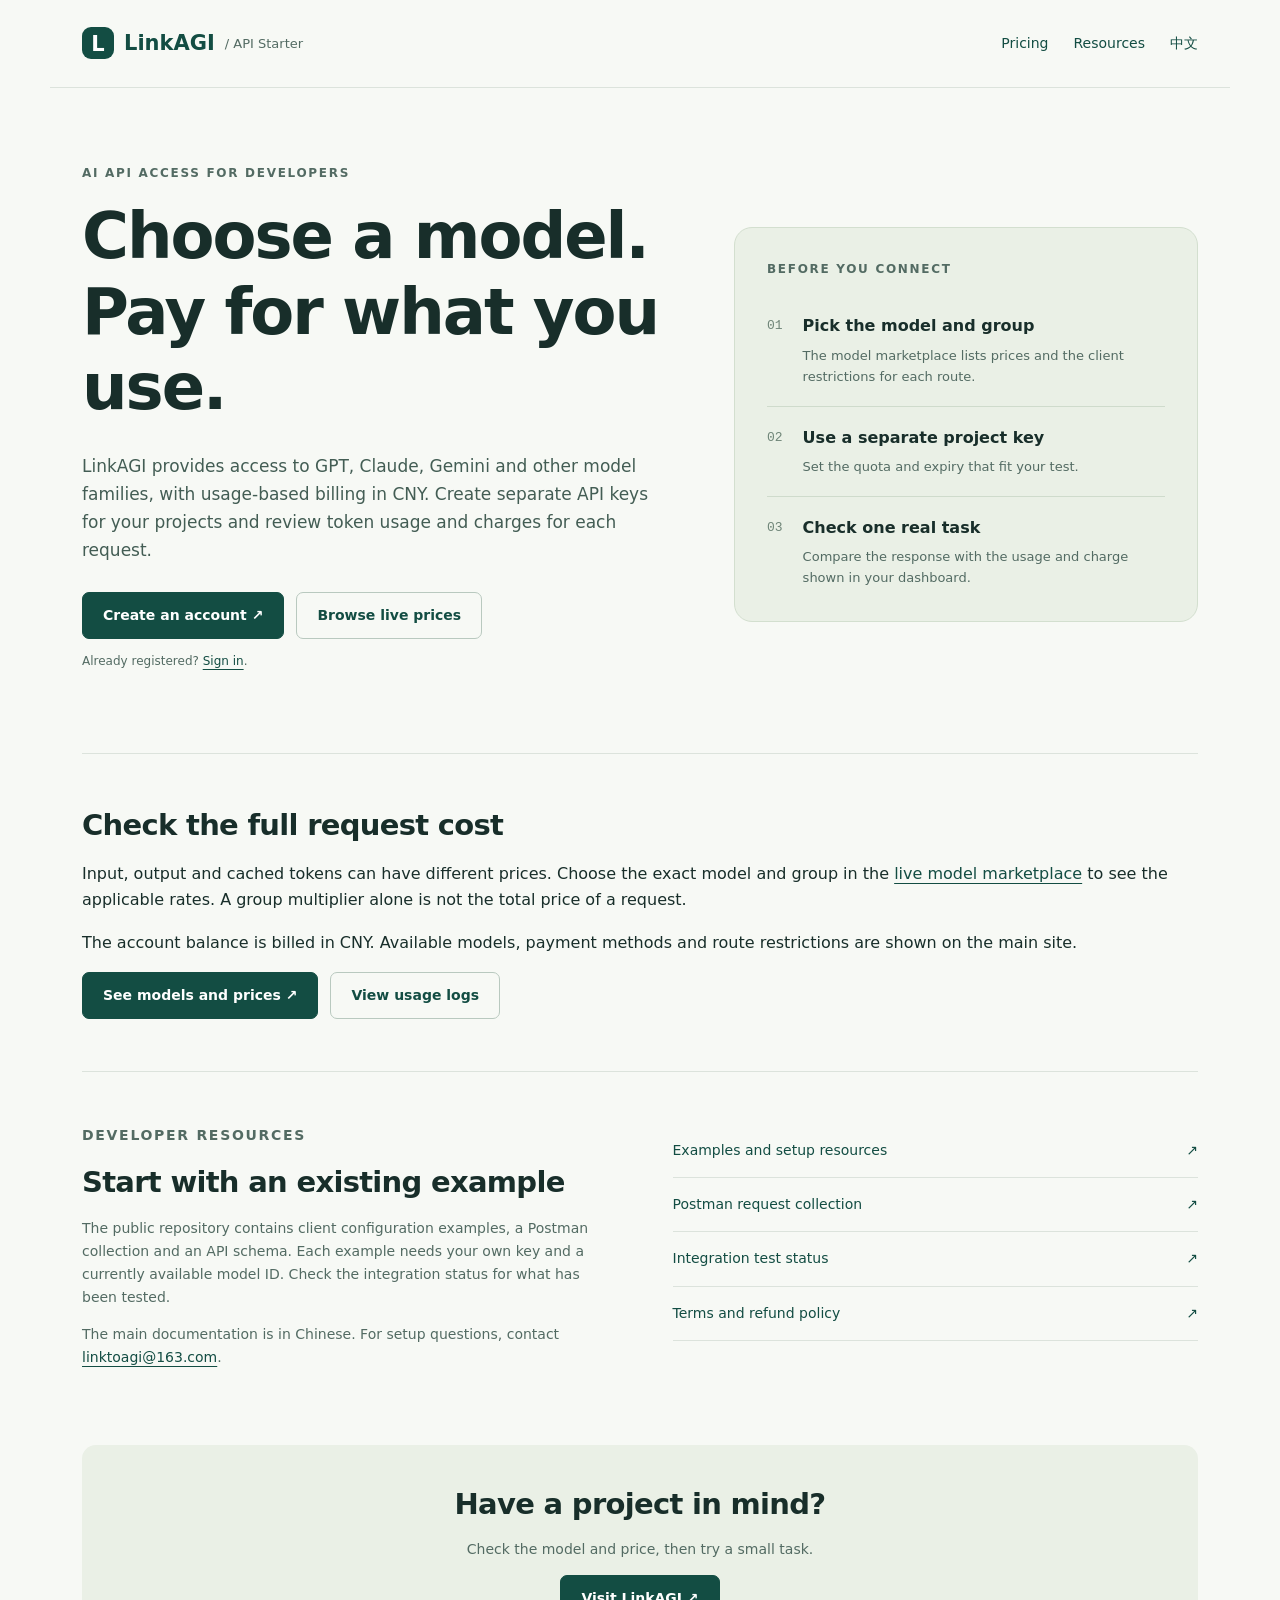
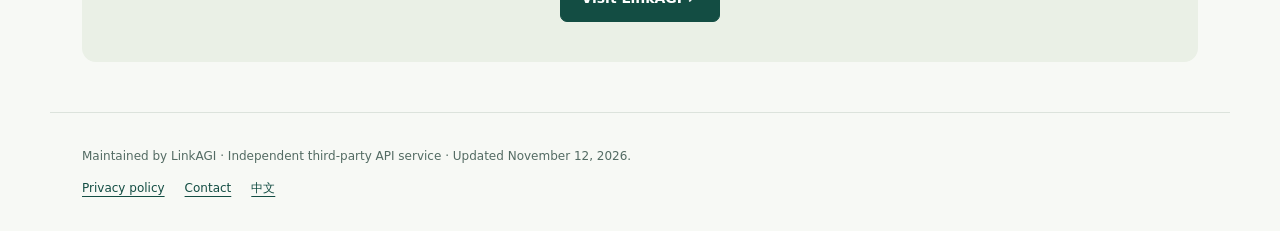
<file: docs/en.html>
<!doctype html>
<html lang="en">
<head>
  <meta charset="utf-8">
  <meta name="viewport" content="width=device-width, initial-scale=1">
  <title>LinkAGI AI API — GPT, Claude and Gemini access for developers</title>
  <meta name="description" content="Explore LinkAGI AI API access, live model prices and pay-as-you-go billing in CNY. Find developer resources, create a project API key and review per-request usage.">
  <link rel="canonical" href="https://16871233.github.io/linkagi-api-starter/en.html">
  <link rel="alternate" hreflang="zh-CN" href="https://16871233.github.io/linkagi-api-starter/">
  <link rel="alternate" hreflang="en" href="https://16871233.github.io/linkagi-api-starter/en.html">
  <meta property="og:title" content="LinkAGI AI API for developers">
  <meta property="og:description" content="GPT, Claude and Gemini access, live prices and per-request usage logs. Pay as you go in CNY.">
  <meta property="og:type" content="website">
  <meta property="og:url" content="https://16871233.github.io/linkagi-api-starter/en.html">
  <meta name="theme-color" content="#134d43">
  <link rel="stylesheet" href="site.css?v=20261009">
</head>
<body>
  <a class="skip" href="#main">Skip to content</a>
  <header class="wrap header">
    <a class="brand" href="./"><span class="mark" aria-hidden="true">L</span> LinkAGI <span class="subbrand">/ API Starter</span></a>
    <nav aria-label="Main navigation"><a href="#pricing">Pricing</a><a href="#resources">Resources</a><a href="./" lang="zh-CN">中文</a></nav>
  </header>
  <main id="main" class="wrap">
    <section class="hero">
      <div>
        <p class="eyebrow">AI API ACCESS FOR DEVELOPERS</p>
        <h1>Choose a model.<br>Pay for what you use.</h1>
        <p class="lead">LinkAGI provides access to GPT, Claude, Gemini and other model families, with usage-based billing in CNY. Create separate API keys for your projects and review token usage and charges for each request.</p>
        <div class="actions"><a class="button primary" href="https://api.linktoagi.com/sign-up">Create an account ↗</a><a class="button" href="https://api.linktoagi.com/pricing">Browse live prices</a></div>
        <p class="quiet">Already registered? <a href="https://api.linktoagi.com/sign-in">Sign in</a>.</p>
      </div>
      <aside class="intro-card" aria-label="What to check before connecting">
        <p class="eyebrow">BEFORE YOU CONNECT</p>
        <ol>
          <li><span>01</span><div><strong>Pick the model and group</strong><p>The model marketplace lists prices and the client restrictions for each route.</p></div></li>
          <li><span>02</span><div><strong>Use a separate project key</strong><p>Set the quota and expiry that fit your test.</p></div></li>
          <li><span>03</span><div><strong>Check one real task</strong><p>Compare the response with the usage and charge shown in your dashboard.</p></div></li>
        </ol>
      </aside>
    </section>
    <section id="pricing" class="section">
      <h2>Check the full request cost</h2>
      <p>Input, output and cached tokens can have different prices. Choose the exact model and group in the <a href="https://api.linktoagi.com/pricing">live model marketplace</a> to see the applicable rates. A group multiplier alone is not the total price of a request.</p>
      <p>The account balance is billed in CNY. Available models, payment methods and route restrictions are shown on the main site.</p>
      <div class="actions"><a class="button primary" href="https://api.linktoagi.com/pricing">See models and prices ↗</a><a class="button" href="https://api.linktoagi.com/usage-logs/common">View usage logs</a></div>
    </section>
    <section id="resources" class="section resources">
      <div><p class="eyebrow">DEVELOPER RESOURCES</p><h2>Start with an existing example</h2><p>The public repository contains client configuration examples, a Postman collection and an API schema. Each example needs your own key and a currently available model ID. Check the integration status for what has been tested.</p><p>The main documentation is in Chinese. For setup questions, contact <a href="mailto:linktoagi@163.com">linktoagi@163.com</a>.</p></div>
      <div class="resource-links">
        <a href="https://github.com/16871233/linkagi-api-starter">Examples and setup resources <span>↗</span></a>
        <a href="https://www.postman.com/lhs-1-s-team/linkagi-api/collection/8nl8r40/linkagi-api">Postman request collection <span>↗</span></a>
        <a href="https://github.com/16871233/linkagi-api-starter/blob/main/INTEGRATION_STATUS.md">Integration test status <span>↗</span></a>
        <a href="https://api.linktoagi.com/user-agreement">Terms and refund policy <span>↗</span></a>
      </div>
    </section>
    <section class="footer-cta"><h2>Have a project in mind?</h2><p>Check the model and price, then try a small task.</p><a class="button primary" href="https://api.linktoagi.com">Visit LinkAGI ↗</a></section>
  </main>
  <footer class="wrap footer"><p>Maintained by LinkAGI · Independent third-party API service · Updated November 12, 2026.</p><nav aria-label="Footer"><a href="https://api.linktoagi.com/privacy-policy">Privacy policy</a><a href="mailto:linktoagi@163.com">Contact</a><a href="./" lang="zh-CN">中文</a></nav></footer>
</body>
</html>
</file>
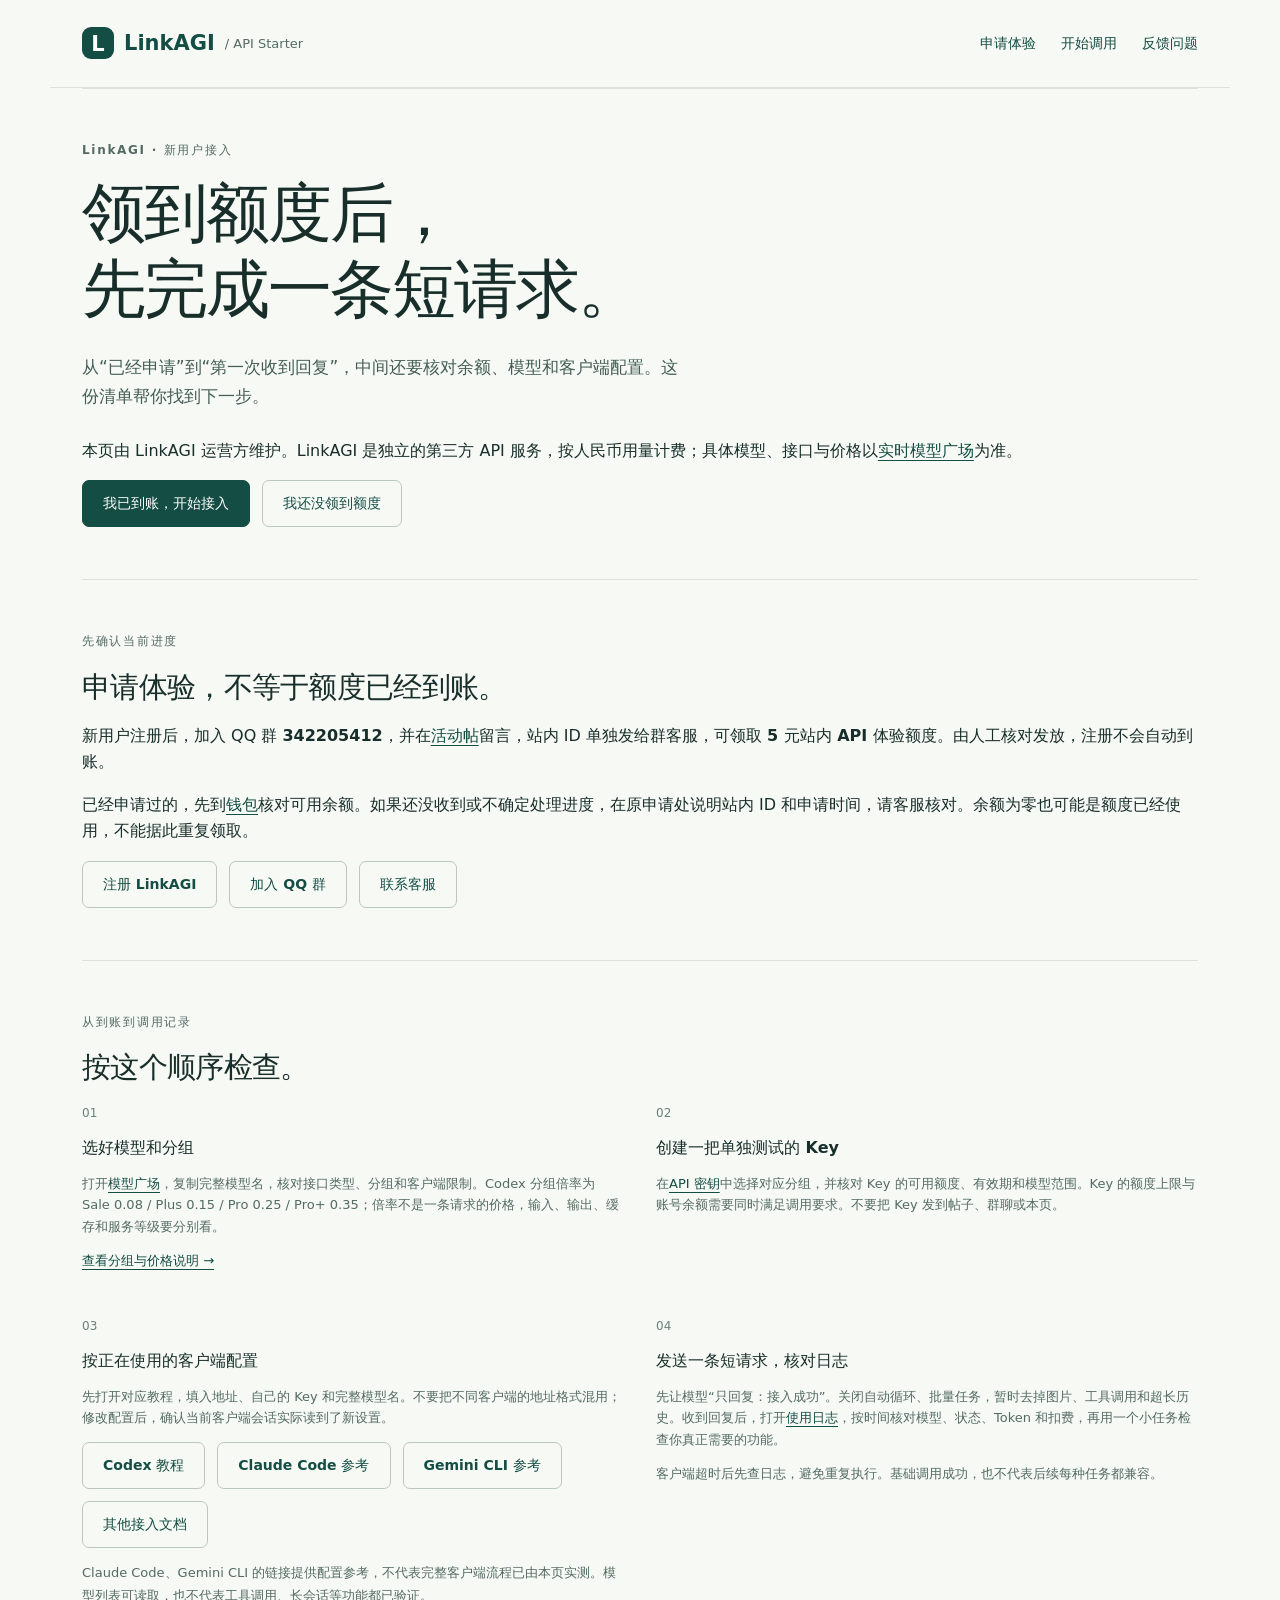
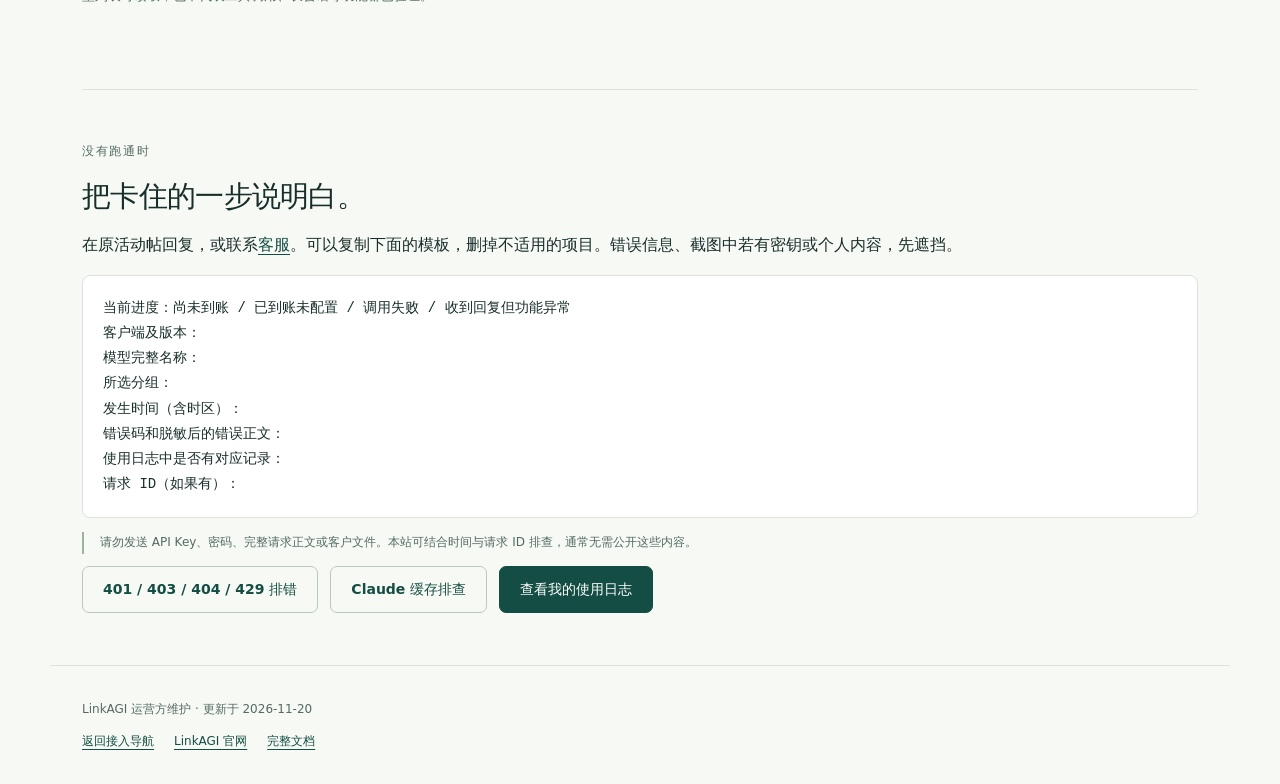
<file: docs/first-call.html>
<!doctype html>
<html lang="zh-CN">
<head>
  <meta charset="utf-8">
  <meta name="viewport" content="width=device-width, initial-scale=1">
  <title>领到 API 体验额度后，怎样完成第一次调用？｜LinkAGI</title>
  <meta name="description" content="LinkAGI 新用户首次调用清单：核对体验额度、选择模型与分组、打开客户端教程、发送短请求，再到使用日志核对结果。附接入问题反馈模板。">
  <link rel="canonical" href="https://16871233.github.io/linkagi-api-starter/first-call.html">
  <meta property="og:title" content="LinkAGI 首次调用清单：领到额度后，从哪里开始？">
  <meta property="og:description" content="先核对额度，再选模型与分组。按客户端教程完成一条短请求，出错时用反馈模板说明卡在哪一步。">
  <meta property="og:type" content="article">
  <meta property="og:url" content="https://16871233.github.io/linkagi-api-starter/first-call.html">
  <meta name="theme-color" content="#134d43">
  <link rel="stylesheet" href="site.css?v=20261009">
  <link rel="stylesheet" href="trial.css?v=20261016">
  <style>
    #steps .steps{grid-template-columns:repeat(2,minmax(0,1fr));gap:32px}
    #steps .steps li{min-width:0}
    #feedback pre{max-width:100%;overflow-x:auto;white-space:pre-wrap;overflow-wrap:anywhere;font-size:14px;line-height:1.8;padding:20px;background:#fff;border:1px solid var(--line);border-radius:8px}
    @media(max-width:760px){#steps .steps{grid-template-columns:1fr}.header{align-items:flex-start;flex-wrap:wrap}h1{font-size:clamp(32px,8vw,48px)}}
  </style>
</head>
<body>
  <a class="skip" href="#main">跳到正文</a>
  <header class="wrap header">
    <a class="brand" href="./"><span class="mark" aria-hidden="true">L</span> LinkAGI <span class="subbrand">/ API Starter</span></a>
    <nav aria-label="主导航"><a href="#trial">申请体验</a><a href="#steps">开始调用</a><a href="#feedback">反馈问题</a></nav>
  </header>
  <main id="main" class="wrap">
    <section class="section">
      <p class="eyebrow">LinkAGI · 新用户接入</p>
      <h1>领到额度后，<br>先完成一条短请求。</h1>
      <p class="lead">从“已经申请”到“第一次收到回复”，中间还要核对余额、模型和客户端配置。这份清单帮你找到下一步。</p>
      <p>本页由 LinkAGI 运营方维护。LinkAGI 是独立的第三方 API 服务，按人民币用量计费；具体模型、接口与价格以<a href="https://api.linktoagi.com/pricing">实时模型广场</a>为准。</p>
      <div class="actions"><a class="button primary" href="#steps">我已到账，开始接入</a><a class="button" href="#trial">我还没领到额度</a></div>
    </section>

    <section id="trial" class="section">
      <p class="eyebrow">先确认当前进度</p>
      <h2>申请体验，不等于额度已经到账。</h2>
      <p>新用户注册后，加入 QQ 群 <strong>342205412</strong>，并在<a href="https://www.v2ex.com/t/1259895">活动帖</a>留言，站内 ID 单独发给群客服，可领取 <strong>5 元站内 API 体验额度</strong>。由人工核对发放，注册不会自动到账。</p>
      <p>已经申请过的，先到<a href="https://api.linktoagi.com/wallet">钱包</a>核对可用余额。如果还没收到或不确定处理进度，在原申请处说明站内 ID 和申请时间，请客服核对。余额为零也可能是额度已经使用，不能据此重复领取。</p>
      <div class="actions"><a class="button" href="https://api.linktoagi.com/sign-up">注册 LinkAGI</a><a class="button" href="https://qm.qq.com/q/E968hOM5Ka">加入 QQ 群</a><a class="button" href="https://docs.linktoagi.com/about.html#support">联系客服</a></div>
    </section>

    <section id="steps" class="section">
      <p class="eyebrow">从到账到调用记录</p>
      <h2>按这个顺序检查。</h2>
      <ol class="steps">
        <li><h3>选好模型和分组</h3><p>打开<a href="https://api.linktoagi.com/pricing">模型广场</a>，复制完整模型名，核对接口类型、分组和客户端限制。Codex 分组倍率为 Sale 0.08 / Plus 0.15 / Pro 0.25 / Pro+ 0.35；倍率不是一条请求的价格，输入、输出、缓存和服务等级要分别看。</p><p><a href="gpt-groups.html">查看分组与价格说明 →</a></p></li>
        <li><h3>创建一把单独测试的 Key</h3><p>在<a href="https://api.linktoagi.com/keys">API 密钥</a>中选择对应分组，并核对 Key 的可用额度、有效期和模型范围。Key 的额度上限与账号余额需要同时满足调用要求。不要把 Key 发到帖子、群聊或本页。</p></li>
        <li><h3>按正在使用的客户端配置</h3><p>先打开对应教程，填入地址、自己的 Key 和完整模型名。不要把不同客户端的地址格式混用；修改配置后，确认当前客户端会话实际读到了新设置。</p><div class="actions"><a class="button" href="https://docs.linktoagi.com/codex-api.html">Codex 教程</a><a class="button" href="https://docs.linktoagi.com/claude-code-api.html">Claude Code 参考</a><a class="button" href="https://docs.linktoagi.com/gemini-cli-api.html">Gemini CLI 参考</a><a class="button" href="https://docs.linktoagi.com/">其他接入文档</a></div><p class="quiet">Claude Code、Gemini CLI 的链接提供配置参考，不代表完整客户端流程已由本页实测。模型列表可读取，也不代表工具调用、长会话等功能都已验证。</p></li>
        <li><h3>发送一条短请求，核对日志</h3><p>先让模型“只回复：接入成功”。关闭自动循环、批量任务，暂时去掉图片、工具调用和超长历史。收到回复后，打开<a href="https://api.linktoagi.com/usage-logs/common">使用日志</a>，按时间核对模型、状态、Token 和扣费，再用一个小任务检查你真正需要的功能。</p><p>客户端超时后先查日志，避免重复执行。基础调用成功，也不代表后续每种任务都兼容。</p></li>
      </ol>
    </section>

    <section id="feedback" class="section">
      <p class="eyebrow">没有跑通时</p>
      <h2>把卡住的一步说明白。</h2>
      <p>在原活动帖回复，或联系<a href="https://docs.linktoagi.com/about.html#support">客服</a>。可以复制下面的模板，删掉不适用的项目。错误信息、截图中若有密钥或个人内容，先遮挡。</p>
      <pre><code>当前进度：尚未到账 / 已到账未配置 / 调用失败 / 收到回复但功能异常
客户端及版本：
模型完整名称：
所选分组：
发生时间（含时区）：
错误码和脱敏后的错误正文：
使用日志中是否有对应记录：
请求 ID（如果有）：</code></pre>
      <p class="note">请勿发送 API Key、密码、完整请求正文或客户文件。本站可结合时间与请求 ID 排查，通常无需公开这些内容。</p>
      <div class="actions"><a class="button" href="api-errors.html">401 / 403 / 404 / 429 排错</a><a class="button" href="claude-cache.html">Claude 缓存排查</a><a class="button primary" href="https://api.linktoagi.com/usage-logs/common">查看我的使用日志</a></div>
    </section>
  </main>
  <footer class="wrap footer"><p>LinkAGI 运营方维护 · 更新于 2026-11-20</p><nav aria-label="页脚"><a href="./">返回接入导航</a><a href="https://api.linktoagi.com">LinkAGI 官网</a><a href="https://docs.linktoagi.com/">完整文档</a></nav></footer>
</body>
</html>
</file>
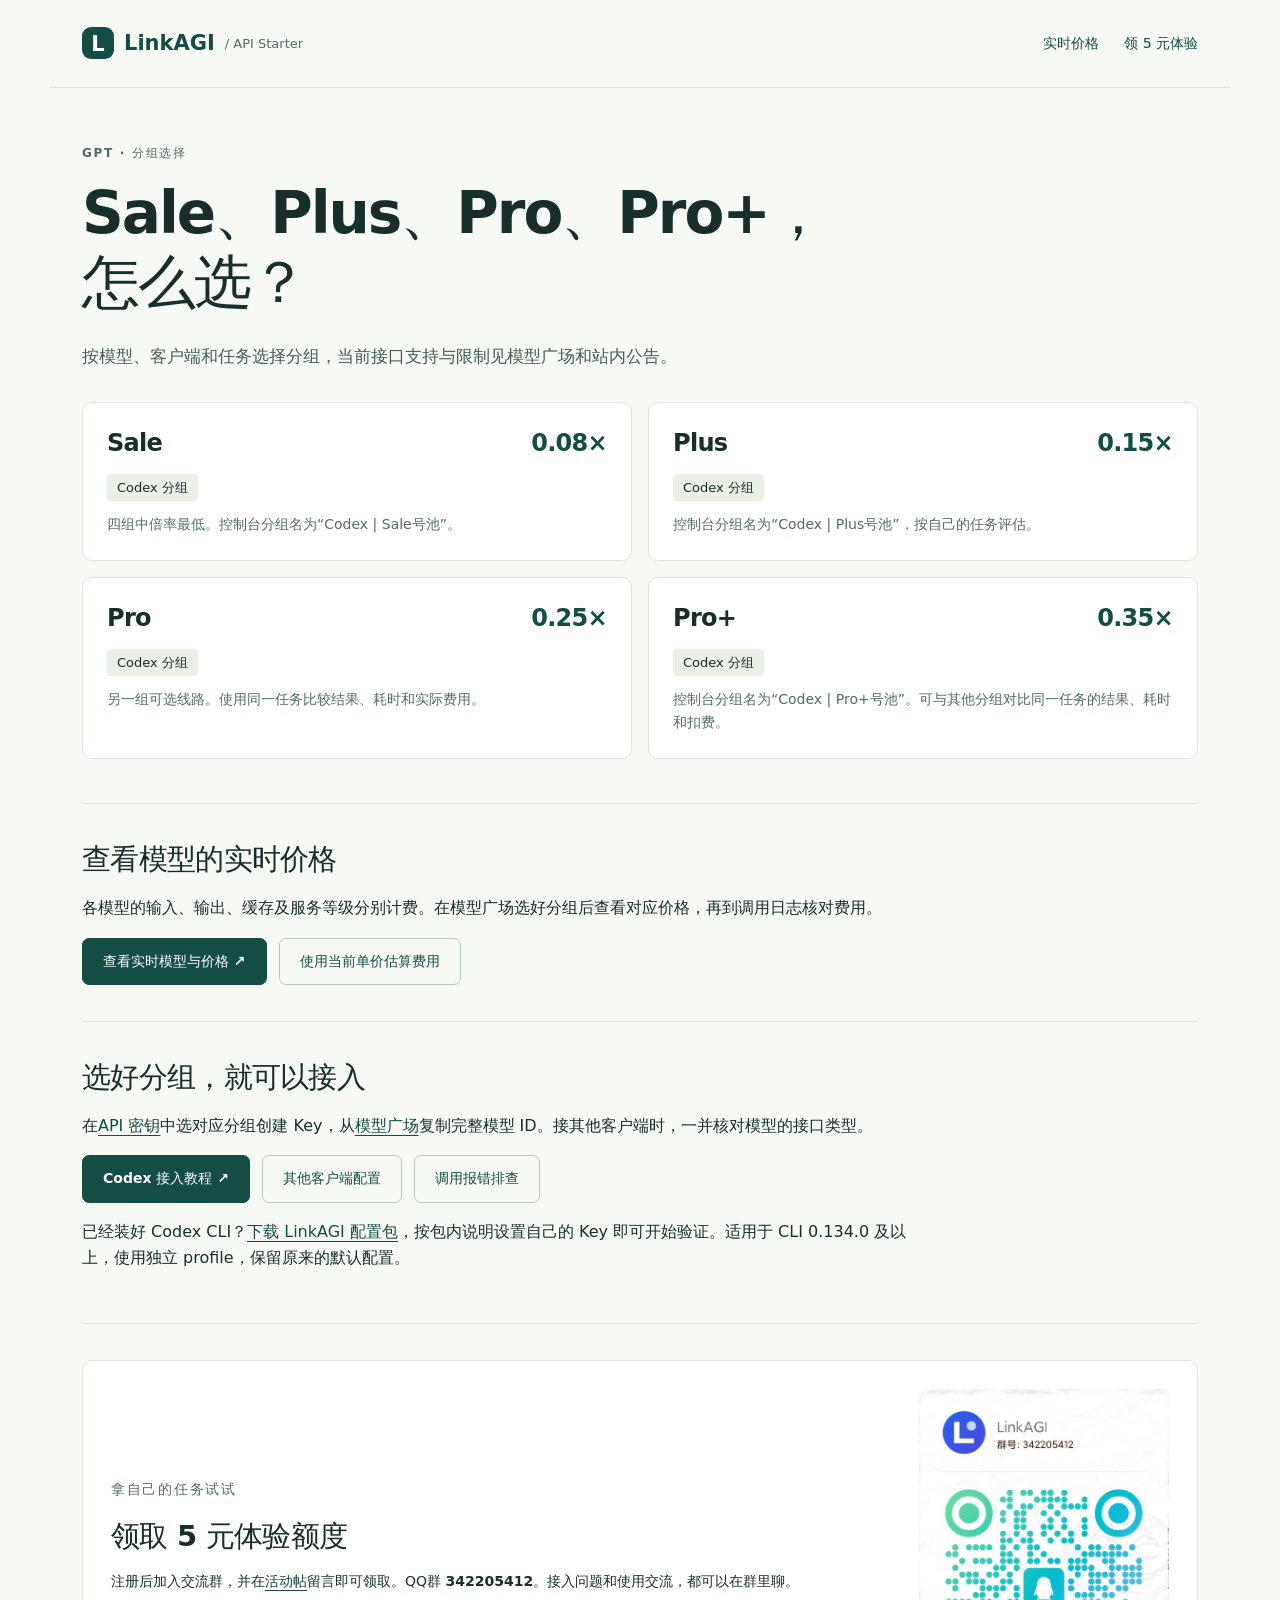
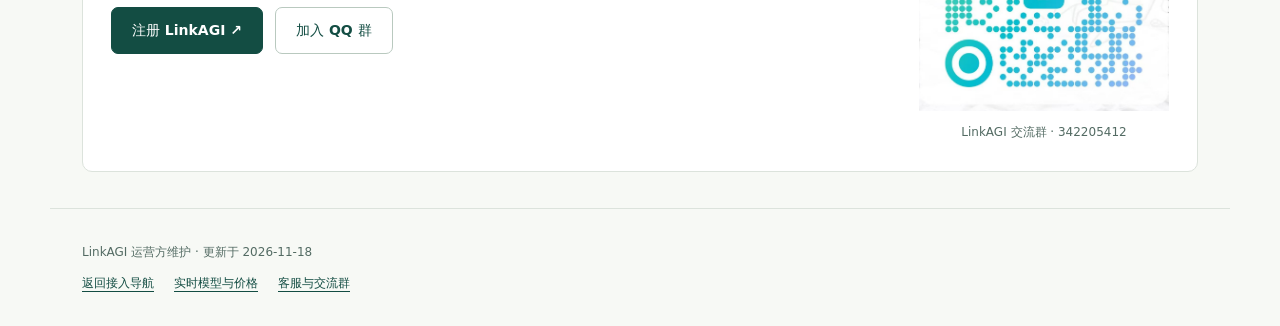
<file: docs/gpt-groups.html>
<!doctype html>
<html lang="zh-CN">
<head>
  <meta charset="utf-8">
  <meta name="viewport" content="width=device-width, initial-scale=1">
  <title>LinkAGI GPT 分组怎么选｜Sale 0.08、Plus 0.15、Pro 0.25、Pro+ 0.35</title>
  <meta name="description" content="LinkAGI Codex 分组倍率：Sale 0.08、Plus 0.15、Pro 0.25、Pro+ 0.35。查看实时模型价格、客户端接入教程和5元体验活动。">
  <link rel="canonical" href="https://16871233.github.io/linkagi-api-starter/gpt-groups.html">
  <meta property="og:title" content="LinkAGI GPT 分组怎么选｜Sale / Plus / Pro / Pro+">
  <meta property="og:description" content="按客户端选分组，再看实际 Token 单价。领取 5 元体验额度。">
  <meta property="og:type" content="article">
  <meta property="og:url" content="https://16871233.github.io/linkagi-api-starter/gpt-groups.html">
  <meta name="theme-color" content="#134d43">
  <link rel="stylesheet" href="site.css?v=20261009">
  <link rel="stylesheet" href="prices.css?v=20261009">
  <link rel="stylesheet" href="trial.css?v=20261016">
  <link rel="stylesheet" href="gpt-groups.css?v=20261118">
</head>
<body>
  <a class="skip" href="#main">跳到正文</a>
  <header class="wrap header">
    <a class="brand" href="./"><span class="mark" aria-hidden="true">L</span> LinkAGI <span class="subbrand">/ API Starter</span></a>
    <nav aria-label="主导航"><a href="#prices">实时价格</a><a href="#trial">领 5 元体验</a></nav>
  </header>
  <main id="main" class="wrap">
    <section class="group-intro">
      <p class="eyebrow">GPT · 分组选择</p>
      <h1>Sale、Plus、Pro、Pro+，<br>怎么选？</h1>
      <p class="lead">按模型、客户端和任务选择分组，当前接口支持与限制见模型广场和站内公告。</p>
      <div class="price-grid">
        <article class="price-card"><h2>Sale <strong>0.08×</strong></h2><p class="group-label">Codex 分组</p><p>四组中倍率最低。控制台分组名为“Codex | Sale号池”。</p></article>
        <article class="price-card"><h2>Plus <strong>0.15×</strong></h2><p class="group-label">Codex 分组</p><p>控制台分组名为“Codex | Plus号池”，按自己的任务评估。</p></article>
        <article class="price-card"><h2>Pro <strong>0.25×</strong></h2><p class="group-label">Codex 分组</p><p>另一组可选线路。使用同一任务比较结果、耗时和实际费用。</p></article>
        <article class="price-card"><h2>Pro+ <strong>0.35×</strong></h2><p class="group-label">Codex 分组</p><p>控制台分组名为“Codex | Pro+号池”。可与其他分组对比同一任务的结果、耗时和扣费。</p></article>
      </div>
    </section>
    <section id="prices" class="section">
      <h2>查看模型的实时价格</h2>
      <p>各模型的输入、输出、缓存及服务等级分别计费。在模型广场选好分组后查看对应价格，再到调用日志核对费用。</p>
      <div class="actions"><a class="button primary" href="https://api.linktoagi.com/pricing">查看实时模型与价格 ↗</a><a class="button" href="./#cost">使用当前单价估算费用</a></div>
    </section>
    <section class="section">
      <h2>选好分组，就可以接入</h2>
      <p>在<a href="https://api.linktoagi.com/keys">API 密钥</a>中选对应分组创建 Key，从<a href="https://api.linktoagi.com/pricing">模型广场</a>复制完整模型 ID。接其他客户端时，一并核对模型的接口类型。</p>
      <div class="actions"><a class="button primary" href="https://docs.linktoagi.com/codex-api.html">Codex 接入教程 ↗</a><a class="button" href="./#connect">其他客户端配置</a><a class="button" href="api-errors.html">调用报错排查</a></div>
      <p>已经装好 Codex CLI？<a href="downloads/linkagi-codex-starter-20261115.zip" download>下载 LinkAGI 配置包</a>，按包内说明设置自己的 Key 即可开始验证。适用于 CLI 0.134.0 及以上，使用独立 profile，保留原来的默认配置。</p>
    </section>
    <section id="trial" class="section">
      <div class="trial-panel">
        <div>
          <p class="eyebrow">拿自己的任务试试</p>
          <h2>领取 5 元体验额度</h2>
          <p>注册后加入交流群，并在<a href="https://www.v2ex.com/t/1259895">活动帖</a>留言即可领取。QQ群 <strong>342205412</strong>。接入问题和使用交流，都可以在群里聊。</p>
          <div class="actions"><a class="button primary" href="https://api.linktoagi.com/sign-up">注册 LinkAGI ↗</a><a class="button" href="https://qm.qq.com/q/E968hOM5Ka" target="_blank" rel="noopener noreferrer">加入 QQ 群</a></div>
        </div>
        <figure><a href="https://qm.qq.com/q/E968hOM5Ka" target="_blank" rel="noopener noreferrer"><img src="assets/qq-group.jpg" width="1050" height="1350" alt="LinkAGI QQ 群二维码，群号 342205412" loading="lazy"></a><figcaption>LinkAGI 交流群 · 342205412</figcaption></figure>
      </div>
    </section>
  </main>
  <footer class="wrap footer"><p>LinkAGI 运营方维护 · 更新于 2026-11-18</p><nav aria-label="页脚"><a href="./">返回接入导航</a><a href="https://api.linktoagi.com/pricing">实时模型与价格</a><a href="https://docs.linktoagi.com/about.html#qq-community">客服与交流群</a></nav></footer>
</body>
</html>
</file>
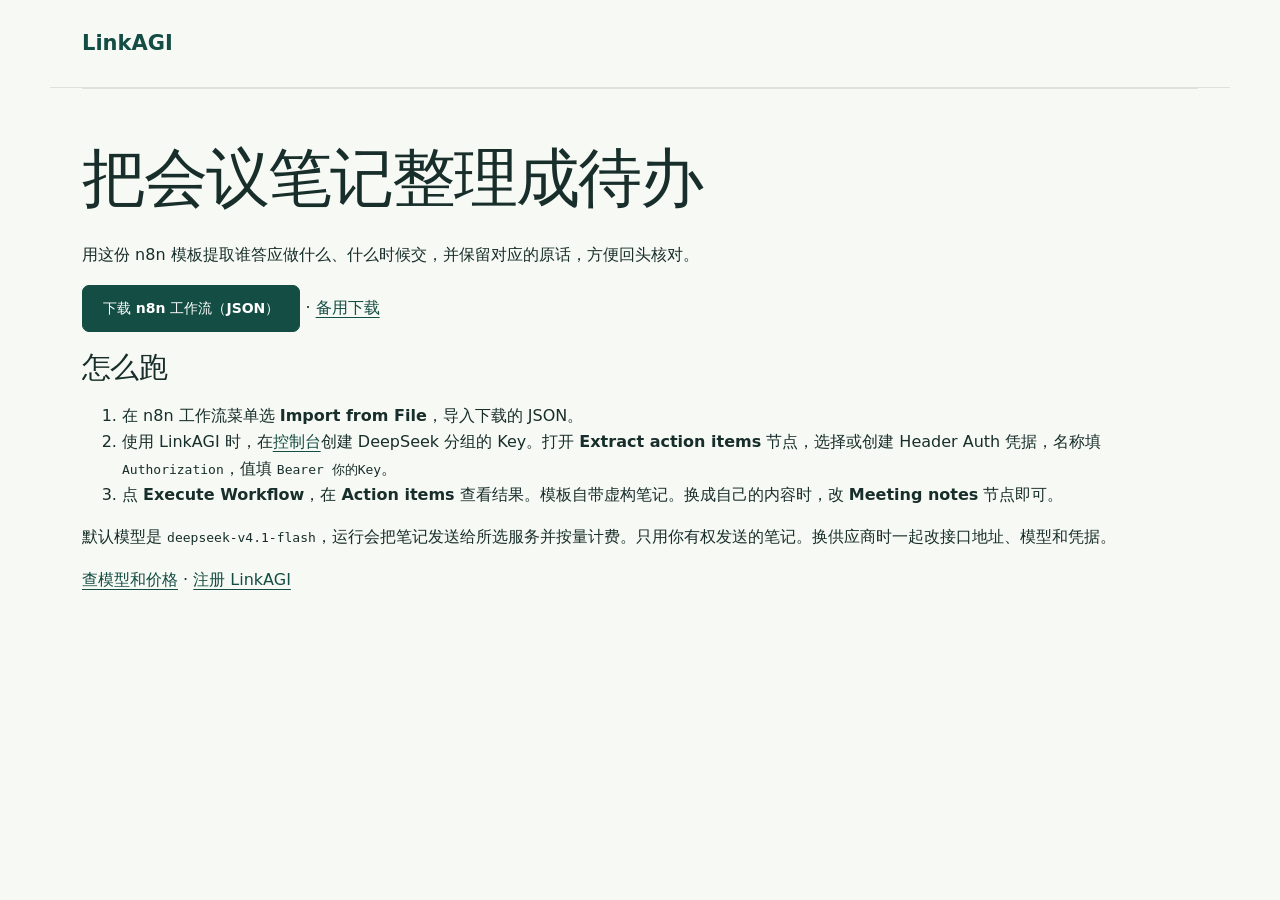
<file: docs/n8n-meeting-notes.html>
<!doctype html><html lang="zh-CN"><head><meta charset="utf-8"><meta name="viewport" content="width=device-width, initial-scale=1"><title>n8n 会议待办模板：提取负责人、期限和原话 | LinkAGI</title><meta name="description" content="下载 n8n 工作流，把会议笔记整理成待办，保留每项决定的原话。附 LinkAGI 接入方法。"><link rel="canonical" href="https://16871233.github.io/linkagi-api-starter/n8n-meeting-notes.html"><link rel="stylesheet" href="site.css?v=20261009"></head><body>
<header class="wrap header"><a class="brand" href="./">LinkAGI</a></header><main class="wrap"><section class="section"><h1>把会议笔记整理成待办</h1><p>用这份 n8n 模板提取谁答应做什么、什么时候交，并保留对应的原话，方便回头核对。</p><p><a class="button primary" href="https://github.com/16871233/linkagi-api-starter/releases/download/n8n-meeting-notes-v1/meeting-actions.n8n.json">下载 n8n 工作流（JSON）</a> · <a href="downloads/meeting-actions.n8n.json" download>备用下载</a></p>
<h2>怎么跑</h2><ol><li>在 n8n 工作流菜单选 <strong>Import from File</strong>，导入下载的 JSON。</li><li>使用 LinkAGI 时，在<a href="https://api.linktoagi.com/keys">控制台</a>创建 DeepSeek 分组的 Key。打开 <strong>Extract action items</strong> 节点，选择或创建 Header Auth 凭据，名称填 <code>Authorization</code>，值填 <code>Bearer 你的Key</code>。</li><li>点 <strong>Execute Workflow</strong>，在 <strong>Action items</strong> 查看结果。模板自带虚构笔记。换成自己的内容时，改 <strong>Meeting notes</strong> 节点即可。</li></ol>
<p>默认模型是 <code>deepseek-v4.1-flash</code>，运行会把笔记发送给所选服务并按量计费。只用你有权发送的笔记。换供应商时一起改接口地址、模型和凭据。</p><p><a href="https://api.linktoagi.com/pricing">查模型和价格</a> · <a href="https://api.linktoagi.com/sign-up">注册 LinkAGI</a></p></section></main></body></html>
</file>
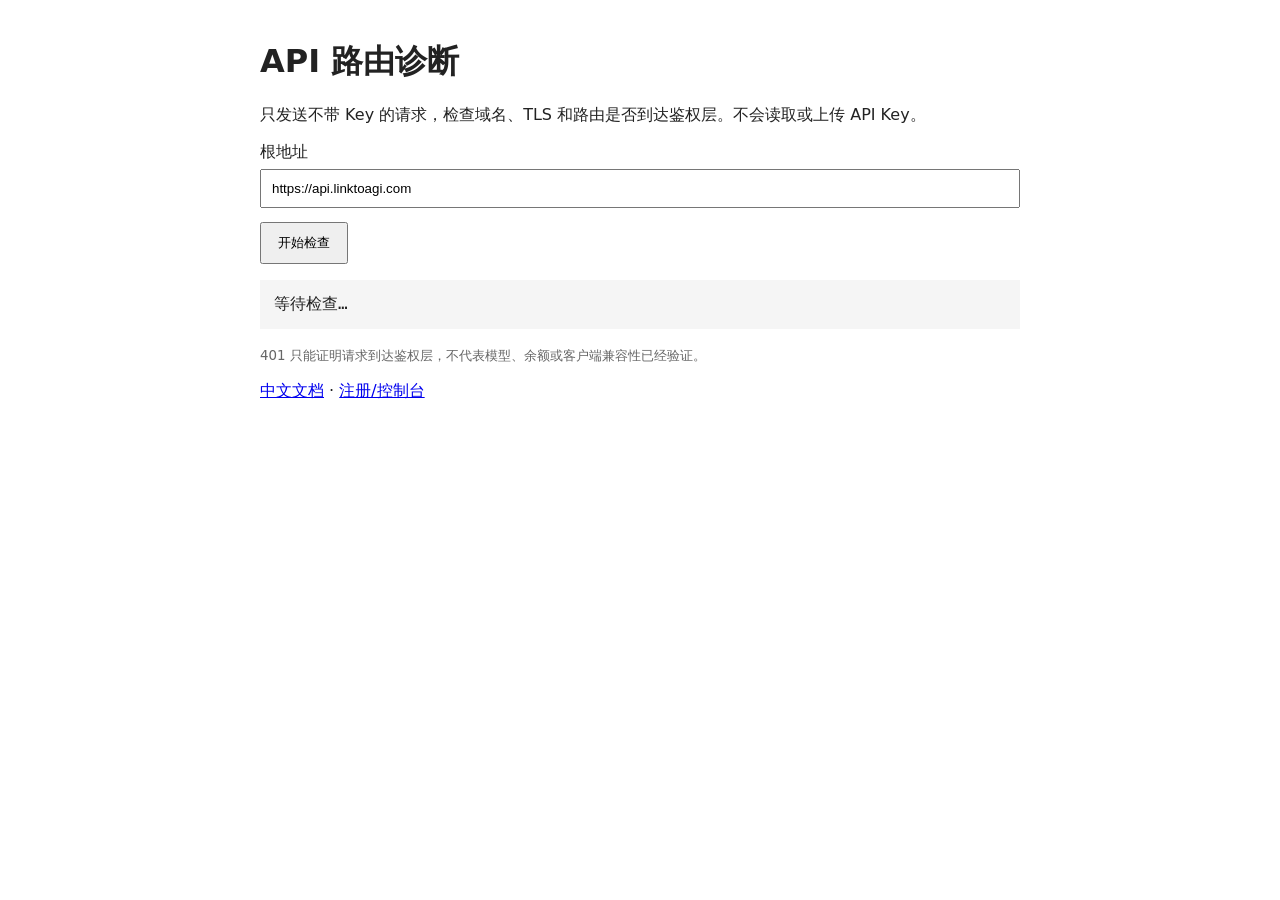
<file: tools/linkagi-diagnose.html>
<!doctype html>
<meta charset="utf-8">
<title>LinkAGI API 路由诊断</title>
<meta name="description" content="只读检查 OpenAI-compatible API 路由是否到达鉴权层，不读取或上传 API Key。">
<style>body{font:16px system-ui;max-width:760px;margin:40px auto;padding:0 20px;color:#222}input{width:100%;padding:10px;margin:6px 0 14px;box-sizing:border-box}button{padding:10px 16px}pre{background:#f5f5f5;padding:14px;white-space:pre-wrap}small{color:#666}</style>
<h1>API 路由诊断</h1>
<p>只发送不带 Key 的请求，检查域名、TLS 和路由是否到达鉴权层。不会读取或上传 API Key。</p>
<label>根地址 <input id="root" value="https://api.linktoagi.com"></label>
<button id="run">开始检查</button>
<pre id="out">等待检查…</pre>
<small>401 只能证明请求到达鉴权层，不代表模型、余额或客户端兼容性已经验证。</small>
<p><a href="https://docs.linktoagi.com/">中文文档</a> · <a href="https://api.linktoagi.com/">注册/控制台</a></p>
<script>
const paths=[['OpenAI models','/v1/models','GET'],['Codex Responses','/v1/responses','POST'],['Claude Messages','/v1/messages','POST'],['Gemini generateContent','/v1beta/models/gemini-3.1-pro:generateContent','POST']];
document.querySelector('#run').onclick=async()=>{const root=document.querySelector('#root').value.replace(/\/$/,'');const out=document.querySelector('#out');out.textContent='';for(const [name,path,method] of paths){try{const r=await fetch(root+path,{method,headers:{'content-type':'application/json'},body:method==='POST'?'{}':undefined});out.textContent+=`${name}: HTTP ${r.status}\n`;}catch(e){out.textContent+=`${name}: 网络错误（浏览器 CORS 或地址不可达）\n`;}}};
</script>
</file>
<file: docs/site.css>
:root{font-family:system-ui,-apple-system,BlinkMacSystemFont,"PingFang SC","Microsoft YaHei",sans-serif;color:#182e2a;background:#f7f9f5;line-height:1.65;font-synthesis:none;--green:#134d43;--line:#dce3dc;--muted:#536b63}*{box-sizing:border-box}html{scroll-behavior:smooth;scroll-padding-top:28px}body{margin:0}a{color:var(--green);text-underline-offset:4px}button,input{font:inherit}button,a{touch-action:manipulation}button{cursor:pointer}a:focus-visible,button:focus-visible,input:focus-visible,summary:focus-visible{outline:3px solid #bb853d;outline-offset:4px}.wrap{max-width:1180px;margin:auto;padding:0 32px}.header{display:flex;align-items:center;justify-content:space-between;padding-top:26px;padding-bottom:26px;border-bottom:1px solid var(--line);gap:20px}.brand{display:flex;align-items:center;gap:10px;font-weight:750;font-size:21px;text-decoration:none}.mark{display:grid;place-items:center;background:var(--green);color:white;width:32px;height:32px;border-radius:9px}.subbrand{font-size:13px;color:var(--muted);font-weight:450}.header nav,.footer nav{display:flex;gap:25px;flex-wrap:wrap}.header nav a{text-decoration:none;font-size:14px}.hero{display:grid;grid-template-columns:1.25fr 1fr;gap:72px;padding:76px 0 68px;align-items:center}.eyebrow{font-size:12px;letter-spacing:1.7px;color:var(--muted);font-weight:700;margin:0 0 16px}h1{font-size:clamp(42px,5.3vw,64px);letter-spacing:-2px;line-height:1.18;margin:0 0 26px}h2{font-size:29px;line-height:1.35;letter-spacing:-.7px;margin:0 0 14px}h3{font-size:18px;line-height:1.4;margin:0 0 10px}.lead{font-size:17px;max-width:600px;margin-bottom:28px;color:#435d54}.actions{display:flex;gap:12px;flex-wrap:wrap}.button{display:inline-flex;align-items:center;justify-content:center;text-decoration:none;min-height:46px;padding:11px 20px;border:1px solid #b9c9bf;border-radius:7px;font-size:14px;font-weight:650;background:transparent;color:var(--green)}.button:hover{background:#e5eee5}.primary{color:#fff;background:var(--green);border-color:var(--green)}.primary:hover{color:#fff;background:#1b6657}.quiet{font-size:12px;color:var(--muted);line-height:1.8}.intro-card{background:#eaf0e6;border:1px solid #d3dfcf;border-radius:18px;padding:32px}.intro-card ol{padding:0;margin:0;list-style:none}.intro-card li{display:flex;gap:20px;padding:18px 0;border-bottom:1px solid #cfdbcc}.intro-card li:last-child{border:0;padding-bottom:0}.intro-card li>span{font:13px ui-monospace,monospace;color:#6f8578;padding-top:5px}.intro-card p:not(.eyebrow){font-size:13px;margin:5px 0 0;color:var(--muted)}.section{border-top:1px solid var(--line);padding:52px 0}.section-title{display:flex;justify-content:space-between;align-items:end;gap:32px;margin-bottom:26px}.section-title>p{font-size:13px;color:var(--muted);margin:0 0 14px}.client-grid{display:grid;grid-template-columns:repeat(2,1fr);gap:16px}.client-card{min-width:0;padding:24px;background:#fff;border:1px solid var(--line);border-radius:10px}.client-card p{font-size:13px;color:var(--muted);margin:0 0 18px}.client-card code{font:14px ui-monospace,SFMono-Regular,monospace;display:block;background:#f1f5ef;border-radius:5px;padding:13px;overflow-wrap:anywhere}.card-actions{display:flex;justify-content:space-between;align-items:center;margin-top:18px;font-size:13px}.card-actions button{padding:5px 12px;border:1px solid #c5d1c8;border-radius:4px;background:white;color:var(--green)}.note{font-size:12px;line-height:1.8;padding-left:16px;border-left:2px solid #9bb49b;color:var(--muted)}.steps{list-style:none;padding:0;display:grid;grid-template-columns:repeat(4,1fr);counter-reset:step;gap:28px}.steps li{counter-increment:step}.steps li:before{content:"0" counter(step);display:block;font-size:12px;color:#6b8178;margin-bottom:14px}.steps h3{font-size:16px}.steps p{font-size:13px;color:var(--muted)}.notice{padding:17px 20px;background:#f1ede1;border-radius:7px;font-size:13px;margin-top:26px}.notice summary{cursor:pointer;font-weight:600}.notice p{margin-bottom:3px}.calculator{display:grid;grid-template-columns:1fr 1fr;gap:65px;align-items:start}.calculator>div>p:not(.eyebrow){font-size:14px;color:var(--muted)}.formula{font-size:13px!important;border-left:2px solid #9bb49b;padding:12px 0 12px 16px;margin:25px 0}.calc-card{padding:26px;background:white;border:1px solid var(--line);border-radius:10px}.fields{display:grid;grid-template-columns:1fr 1fr;gap:18px}.calc-card label{display:block;font-size:12px;font-weight:600;margin-bottom:16px}.calc-card input{display:block;width:100%;min-width:0;border:1px solid #bbcbbf;border-radius:5px;padding:9px 10px;margin-top:7px;color:#203f34;background:#fcfdfa;font-size:15px}.calc-card output{display:block;font-size:23px;font-weight:650;padding-top:20px}.resources{display:grid;grid-template-columns:1fr 1fr;gap:65px}.resources p{color:var(--muted);font-size:14px}.resource-links a{display:flex;justify-content:space-between;border-bottom:1px solid var(--line);padding:15px 0;text-decoration:none;font-size:14px}.footer-cta{padding:40px 32px;text-align:center;background:#eaf0e6;border-radius:14px;margin:10px 0 50px}.footer-cta p{font-size:14px;color:var(--muted)}.footer{border-top:1px solid var(--line);padding-top:22px;padding-bottom:32px;font-size:12px;color:var(--muted)}.footer nav{gap:20px}.skip{position:absolute;left:12px;top:-90px;background:white;padding:12px;z-index:5}.skip:focus{top:8px}@media(max-width:760px){.wrap{padding-left:20px;padding-right:20px}.header{padding-top:18px;padding-bottom:18px}.subbrand{display:none}.header nav{gap:15px}.header nav a{font-size:12px}.brand{font-size:18px}.hero{grid-template-columns:1fr;padding:45px 0;gap:32px}.intro-card{padding:24px}.hero h1{font-size:48px}.section{padding:36px 0}.section-title{display:block}.section-title>p{margin-top:18px}.client-grid{grid-template-columns:1fr}.steps{grid-template-columns:1fr 1fr;gap:16px 22px}.calculator,.resources{grid-template-columns:1fr;gap:25px}.fields{gap:12px}.calc-card{padding:20px}h2{font-size:25px}.footer-cta{padding:28px 16px}}@media(prefers-reduced-motion:reduce){html{scroll-behavior:auto}}

.price-grid{display:grid;grid-template-columns:repeat(3,minmax(0,1fr));gap:16px}.price-card{min-width:0;padding:24px;background:white;border:1px solid var(--line);border-radius:10px}.price-card h3{font-size:21px;overflow-wrap:anywhere}.price-card dl{display:grid;grid-template-columns:1fr 1fr;gap:12px;margin:24px 0}.price-card dt{font-size:12px;color:var(--muted)}.price-card dd{font-size:30px;font-weight:700;line-height:1.4;margin:8px 0 0}.price-card>p:last-child{font-size:12px;color:var(--muted);margin:0}.price-card strong{color:var(--green)}@media(max-width:760px){.price-grid{grid-template-columns:1fr}.price-card{padding:22px}.hero h1{font-size:clamp(36px,8.6vw,48px)}}
</file>
<file: docs/prices.css>
.price-table-wrap{overflow-x:auto;margin:24px 0;border:1px solid var(--line);border-radius:10px;background:#fff}
.price-table{width:100%;border-collapse:collapse;white-space:nowrap;font-size:14px}
.price-table caption{text-align:left;padding:16px 20px;color:var(--muted);font-size:12px;white-space:normal}
.price-table th,.price-table td{padding:15px 20px;text-align:left;border-top:1px solid var(--line)}
.price-table thead{background:#eaf0e6}
.price-table tbody th{font-family:ui-monospace,SFMono-Regular,monospace;font-weight:600}
.price-table button{background:#fff;border:1px solid #b9c9bf;color:var(--green);border-radius:5px;padding:6px 12px;font-size:13px}
.price-table button:hover{background:#e5eee5}
.price-table-wrap:focus-visible{outline:3px solid #bb853d;outline-offset:4px}
</file>
<file: docs/trial.css>
.trial-panel {
  display: grid;
  grid-template-columns: minmax(0, 1fr) 250px;
  gap: 36px;
  padding: 28px;
  background: #fff;
  border: 1px solid var(--line);
  border-radius: 10px;
  align-items: center;
}
.trial-panel p { font-size: 14px; }
.trial-panel blockquote {
  margin: 20px 0;
  padding: 14px 18px;
  border-left: 3px solid var(--green);
  background: #f1f5ef;
  font-size: 14px;
}
.trial-panel .quiet { font-size: 12px; overflow-wrap: anywhere; }
.trial-panel figure { margin: 0; text-align: center; }
.trial-panel img { display: block; width: 100%; height: auto; }
.trial-panel figcaption { margin-top: 12px; color: var(--muted); font-size: 12px; }
@media (max-width: 760px) {
  .trial-panel { grid-template-columns: 1fr; gap: 24px; padding: 20px; }
  .trial-panel figure { width: min(250px, 100%); justify-self: center; }
}
</file>
<file: docs/api-errors.css>
.error-intro{padding:56px 0 42px}.error-intro .lead{max-width:760px}.error-intro h1{font-size:clamp(38px,5vw,58px)}.error-nav{display:grid;grid-template-columns:repeat(5,minmax(0,1fr));gap:12px;margin-top:32px}.error-nav a{display:flex;flex-direction:column;padding:18px;background:#fff;border:1px solid var(--line);border-radius:9px;text-decoration:none}.error-nav a:hover{background:#eaf0e6}.error-nav strong{font-size:27px}.error-nav span{font-size:13px;color:var(--muted)}.error-section{display:grid;grid-template-columns:260px minmax(0,1fr);gap:40px}.error-label>span{display:block;font:600 14px ui-monospace,monospace;color:var(--muted);margin-bottom:12px}.error-label h2{font-size:25px}.error-section p:first-child{margin-top:0}.error-section li{margin:12px 0}.error-section ol{padding-left:22px}.error-section code{font-family:ui-monospace,monospace;font-size:.9em;overflow-wrap:anywhere}.fix{background:#eaf0e6;padding:14px 18px;border-radius:6px;font-size:14px}.route-example{padding:16px 20px;border:1px solid var(--line);background:white;border-radius:6px}.route-example span{display:block;font-size:12px;color:var(--muted);margin-bottom:5px}.route-example code{display:block;font-size:16px}@media(max-width:760px){.error-intro{padding:36px 0}.error-nav{grid-template-columns:repeat(2,minmax(0,1fr))}.error-nav a:last-child{grid-column:span 2}.error-nav a{padding:14px 18px}.error-section{grid-template-columns:1fr;gap:12px}.error-label>span{margin-bottom:5px}.error-label h2{margin-bottom:0}.route-example{padding:14px}.route-example code{font-size:14px}}
</file>
<file: docs/gpt-groups.css>
.group-intro { padding: 56px 0 44px; }
.group-intro h1 { font-size: clamp(38px, 5vw, 58px); }
.group-intro .lead { max-width: 760px; }
.group-intro .price-grid { margin-top: 32px; grid-template-columns: repeat(2, minmax(0, 1fr)); }
.price-card h2 { display: flex; justify-content: space-between; gap: 12px; font-size: 24px; }
.price-card .group-label { display: inline-block; margin: 0 0 12px; padding: 3px 10px; border-radius: 4px; background: #eaf0e6; font-size: 13px; }
.price-card > p:last-child { font-size: 14px; }
.section { padding: 36px 0; }
.section > p { max-width: 850px; }
.section .quiet { font-size: 12px; }
@media (max-width: 760px) {
  .group-intro { padding: 36px 0; }
  .group-intro .price-grid { gap: 12px; grid-template-columns: 1fr; }
  .price-card { padding: 20px; }
  .price-table th, .price-table td { padding: 12px; }
  .header nav { gap: 12px; }
}
</file>
